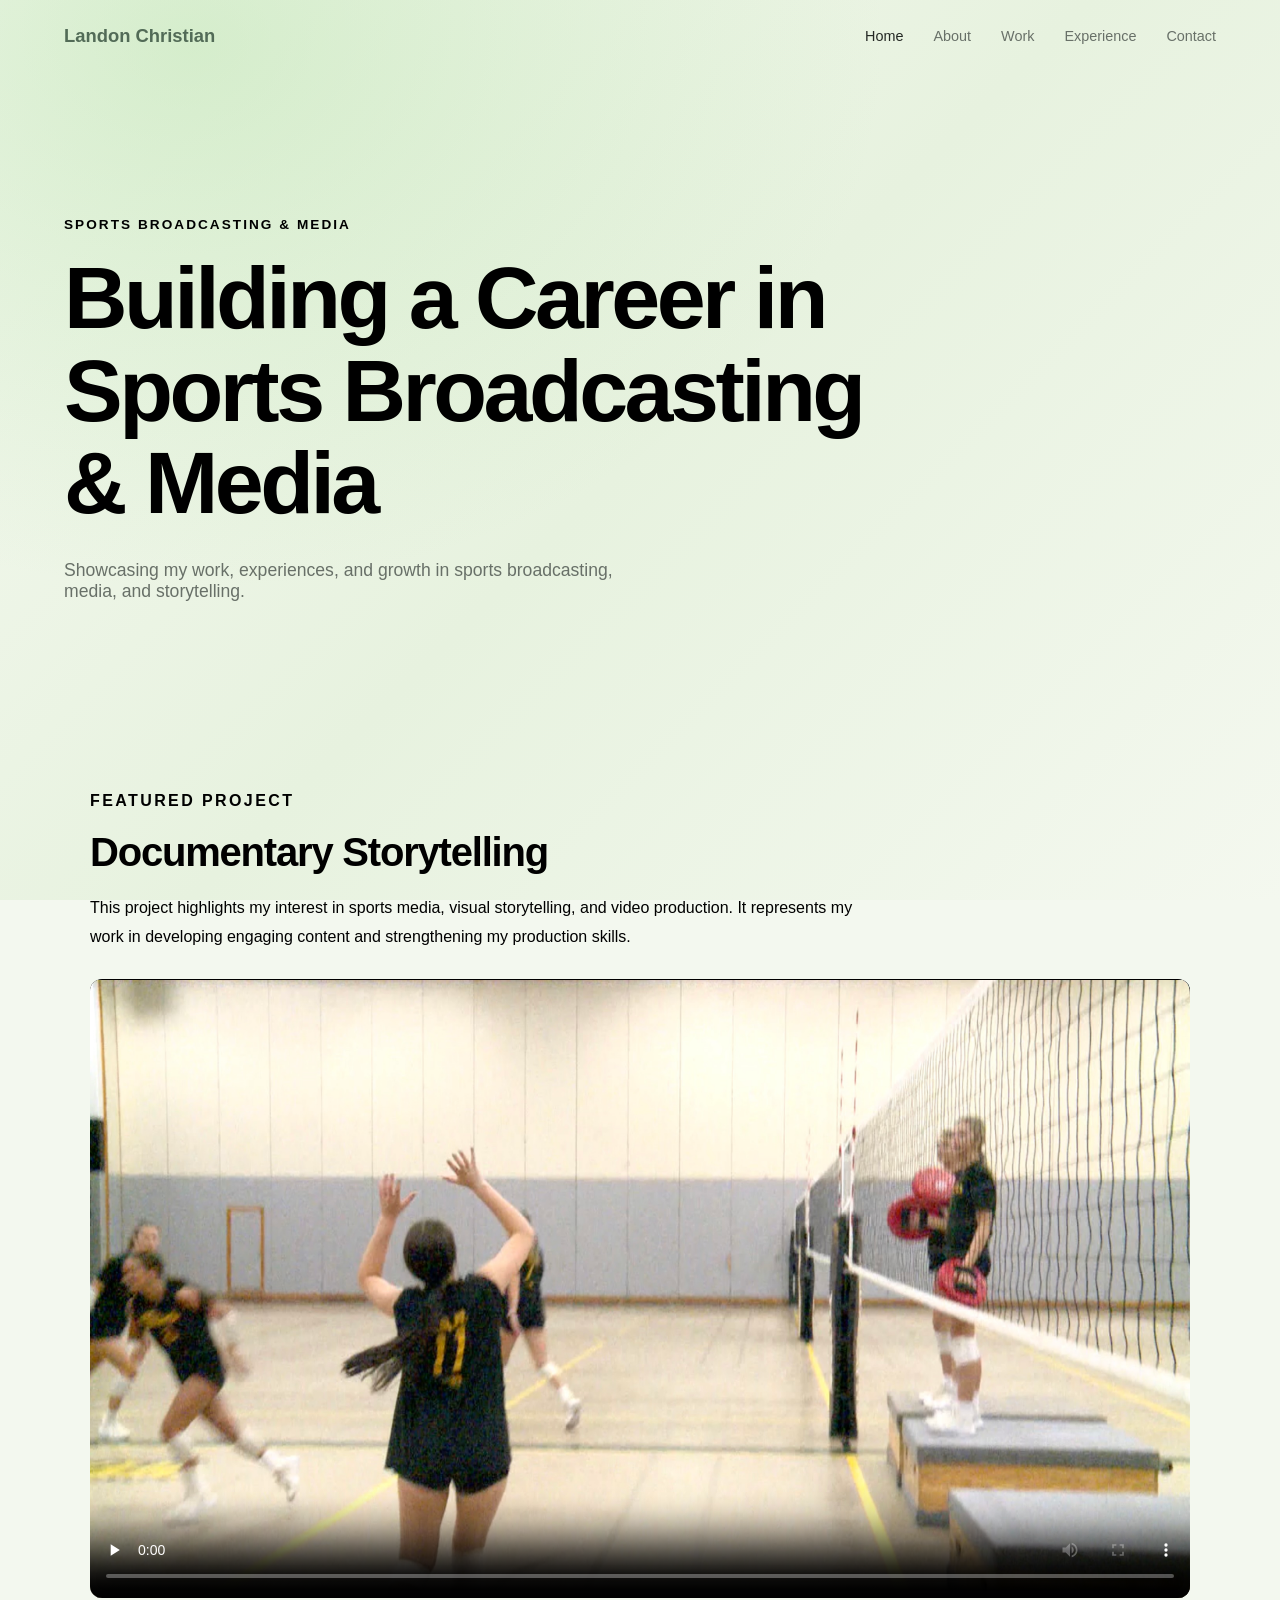
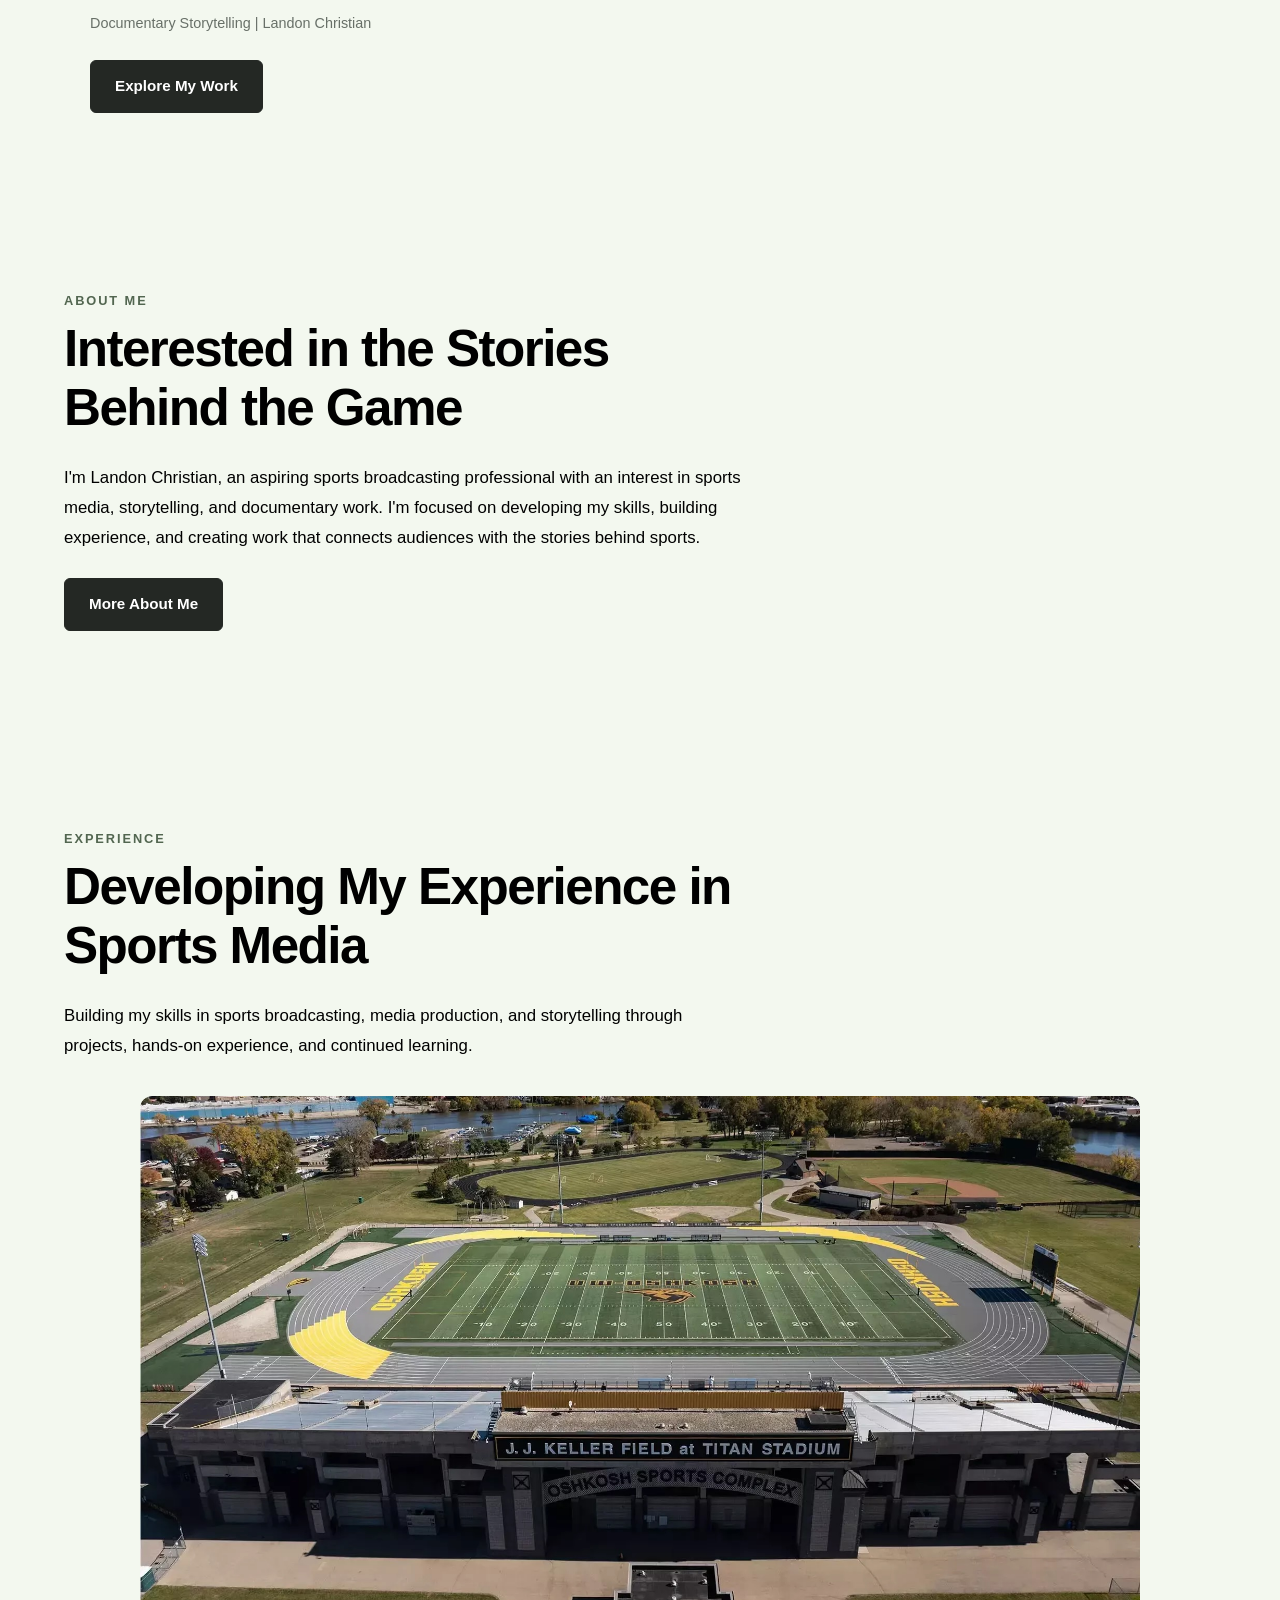
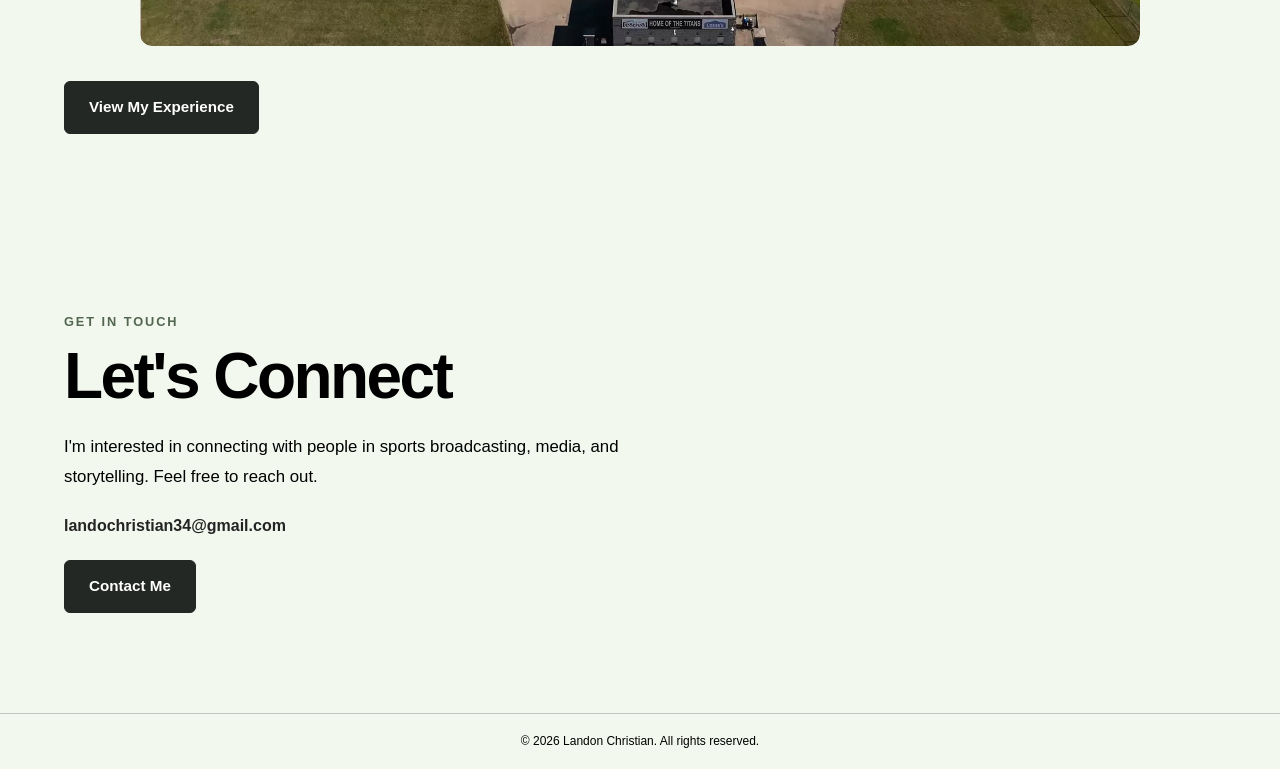
<file: index.html>
<!DOCTYPE html>
<html lang="en">

<head>
    <meta charset="UTF-8">
    <meta name="viewport" content="width=device-width, initial-scale=1.0">

    <title>Landon Christian | Sports Broadcasting Portfolio</title>

    <meta
        name="description"
        content="Showcasing my work, experiences, and growth in sports broadcasting, media, and storytelling.">

    <link rel="stylesheet" href="css/style.css">
</head>

<body>

    <!-- Navigation -->
    <header class="site-header">
        <nav class="navbar container">

            <a href="index.html" class="logo">
                Landon Christian
            </a>

            <ul class="nav-links">
                <li>
                    <a href="index.html" class="active">Home</a>
                </li>

                <li>
                    <a href="about.html">About</a>
                </li>

                <li>
                    <a href="work.html">Work</a>
                </li>

                <li>
                    <a href="experience.html">Experience</a>
                </li>

                <li>
                    <a href="contact.html">Contact</a>
                </li>
            </ul>

        </nav>
    </header>

    <main>

        <!-- Hero Section -->
        <section class="hero container">

            <div class="hero-content">

                <p class="eyebrow">
                    Sports Broadcasting &amp; Media
                </p>

                <h1>
                    Building a Career in
                    <span>Sports Broadcasting &amp; Media</span>
                </h1>

                <p class="hero-description">
                    Showcasing my work, experiences, and growth in
                    sports broadcasting, media, and storytelling.
                </p>

            </div>

        </section>


        
        <!-- Featured Documentary Project -->
        <section class="featured-video">

            <div class="featured-video-container">

                <div class="section-heading">

                    <p class="section-label">
                        Featured Project
                    </p>

                    <h2>
                        Documentary Storytelling
                    </h2>

                    <p>
                        This project highlights my interest in
                        sports media, visual storytelling, and
                        video production. It represents my work
                        in developing engaging content and
                        strengthening my production skills.
                    </p>

                </div>

					<video
						class="featured-video-player"
						controls
						preload="none"
						playsinline
						onended="this.load()"
						poster="images/documentary-thumbnail.jpg">

						<source
							src="https://archive.org/download/341-film-final-final-cut/documentary-preview.ia.mp4"
							type="video/mp4">

						Your browser does not support HTML video.
					</video>


                <p class="featured-video-caption">
                    Documentary Storytelling | Landon Christian
                </p>

                <div class="featured-work-button">
                    <a href="work.html" class="button button-primary">
                        Explore My Work
                    </a>
                </div>

            </div>

        </section>

        <!-- About Me Preview -->
        <section class="about-preview">

            <div class="about-preview-container">

                <div class="about-preview-content">

                    <p class="section-label">
                        About Me
                    </p>

                    <h2>
                        Interested in the Stories Behind the Game
                    </h2>

                    <p class="about-preview-description">
                        I'm Landon Christian, an aspiring sports
                        broadcasting professional with an interest
                        in sports media, storytelling, and documentary
                        work. I'm focused on developing my skills,
                        building experience, and creating work that
                        connects audiences with the stories behind sports.
                    </p>

                    <a href="about.html" class="button button-primary">
                        More About Me 
                    </a>

                </div>

            </div>

        </section>


        <!-- Experience Preview -->
<section class="experience-preview">

    <div class="experience-preview-container">

        <p class="section-label">
            Experience
        </p>

        <h2>
            Developing My Experience in Sports Media
        </h2>

        <p class="experience-description">
            Building my skills in sports broadcasting,
            media production, and storytelling through
            projects, hands-on experience, and continued learning.
        </p>

        <!-- Experience Photo -->
        <div class="experience-photo">
            <img
                src="images/jj-keller-field-at-titan-stadium-wide-view-normal.jpg"
                alt="JJ-Keller-Field-at-Titan-Stadium"
                loading="lazy">
        </div>

        <a href="experience.html" class="button button-primary">
            View My Experience 
        </a>

    </div>

</section>


        <!-- Contact Preview -->
        <section class="contact-preview">

            <div class="contact-preview-container">

                <p class="section-label">
                    Get in Touch
                </p>

                <h2>
                    Let's Connect
                </h2>

                <p class="contact-description">
                    I'm interested in connecting with people in
                    sports broadcasting, media, and storytelling.
                    Feel free to reach out.
                </p>

                <p class="contact-email">
                    <a href="mailto:landochristian34@gmail.com">
                        landochristian34@gmail.com
                    </a>
                </p>

                <a href="contact.html" class="button">
                    Contact Me 
                </a>

            </div>

        </section>

    </main>


    <!-- Footer -->
    <footer class="site-footer">

        <p>
            &copy; 2026 Landon Christian. All rights reserved.
        </p>

    </footer>

</body>

</html>
</file>
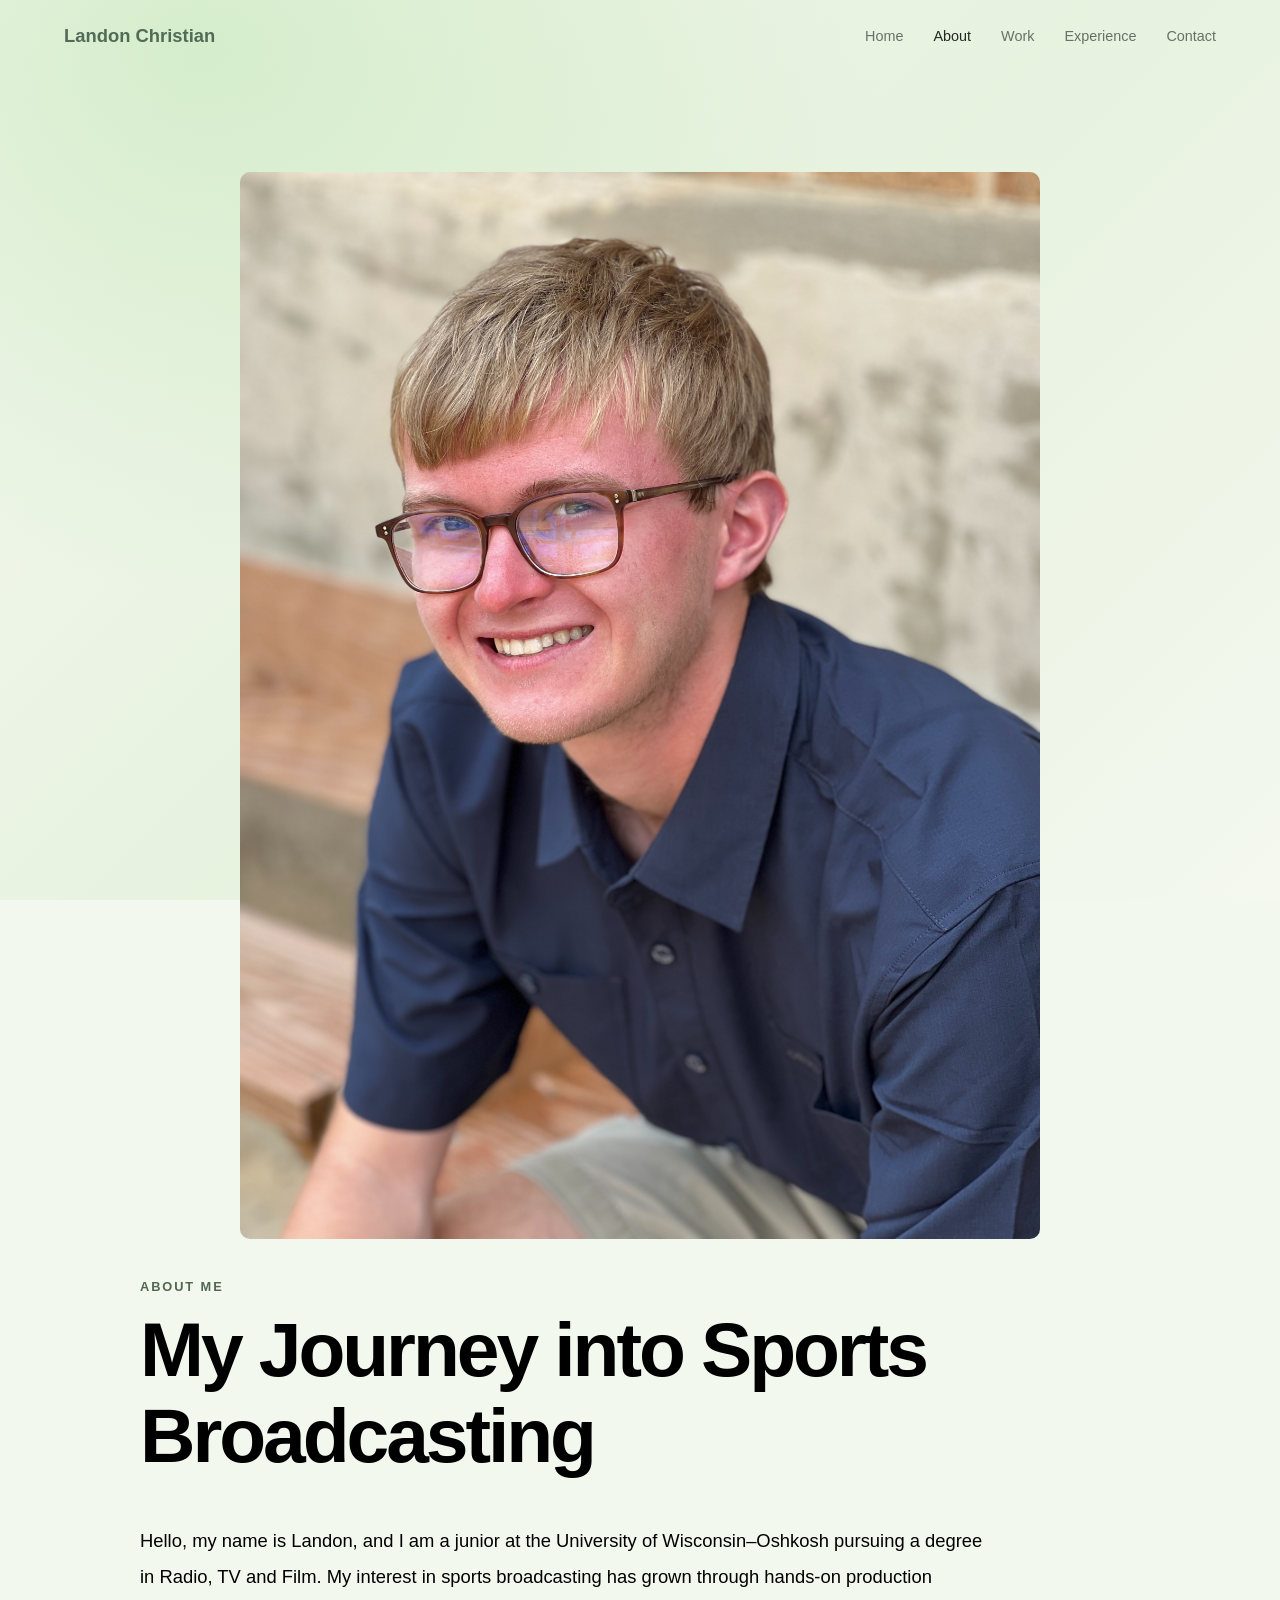
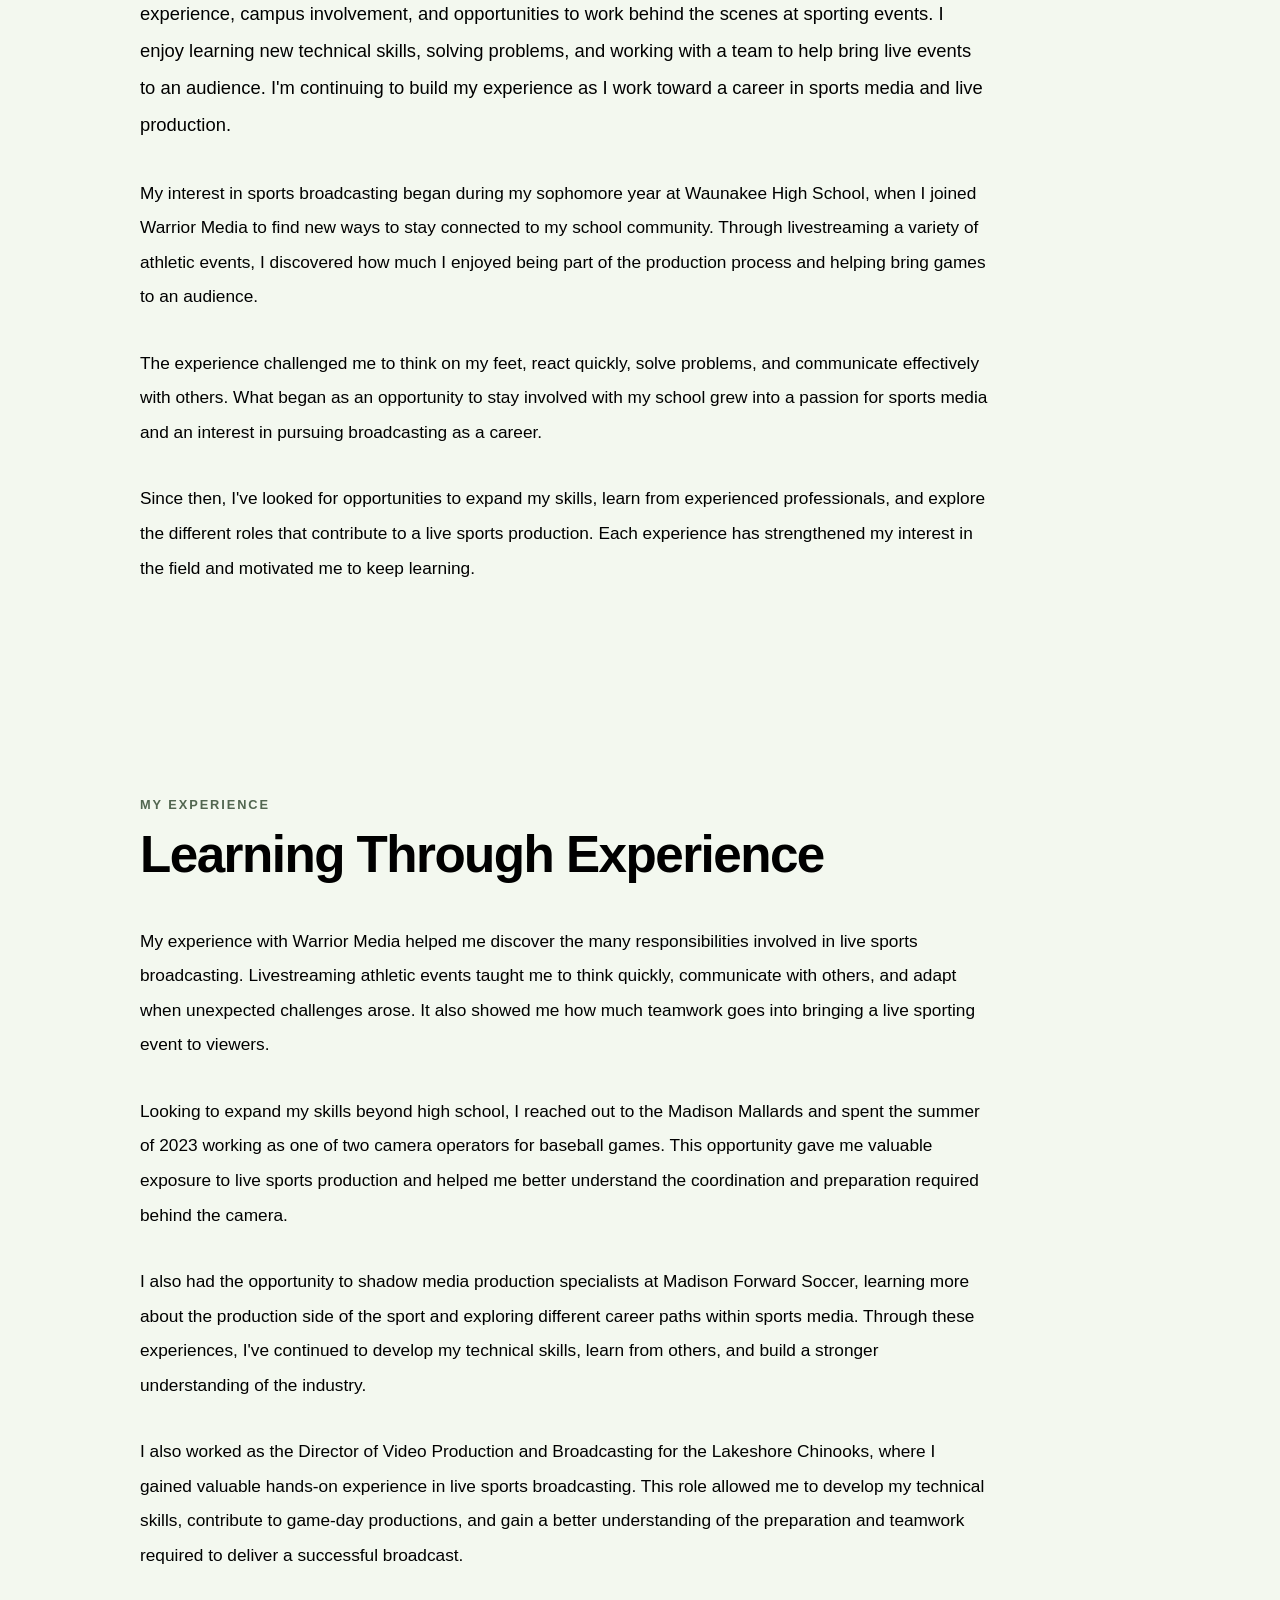
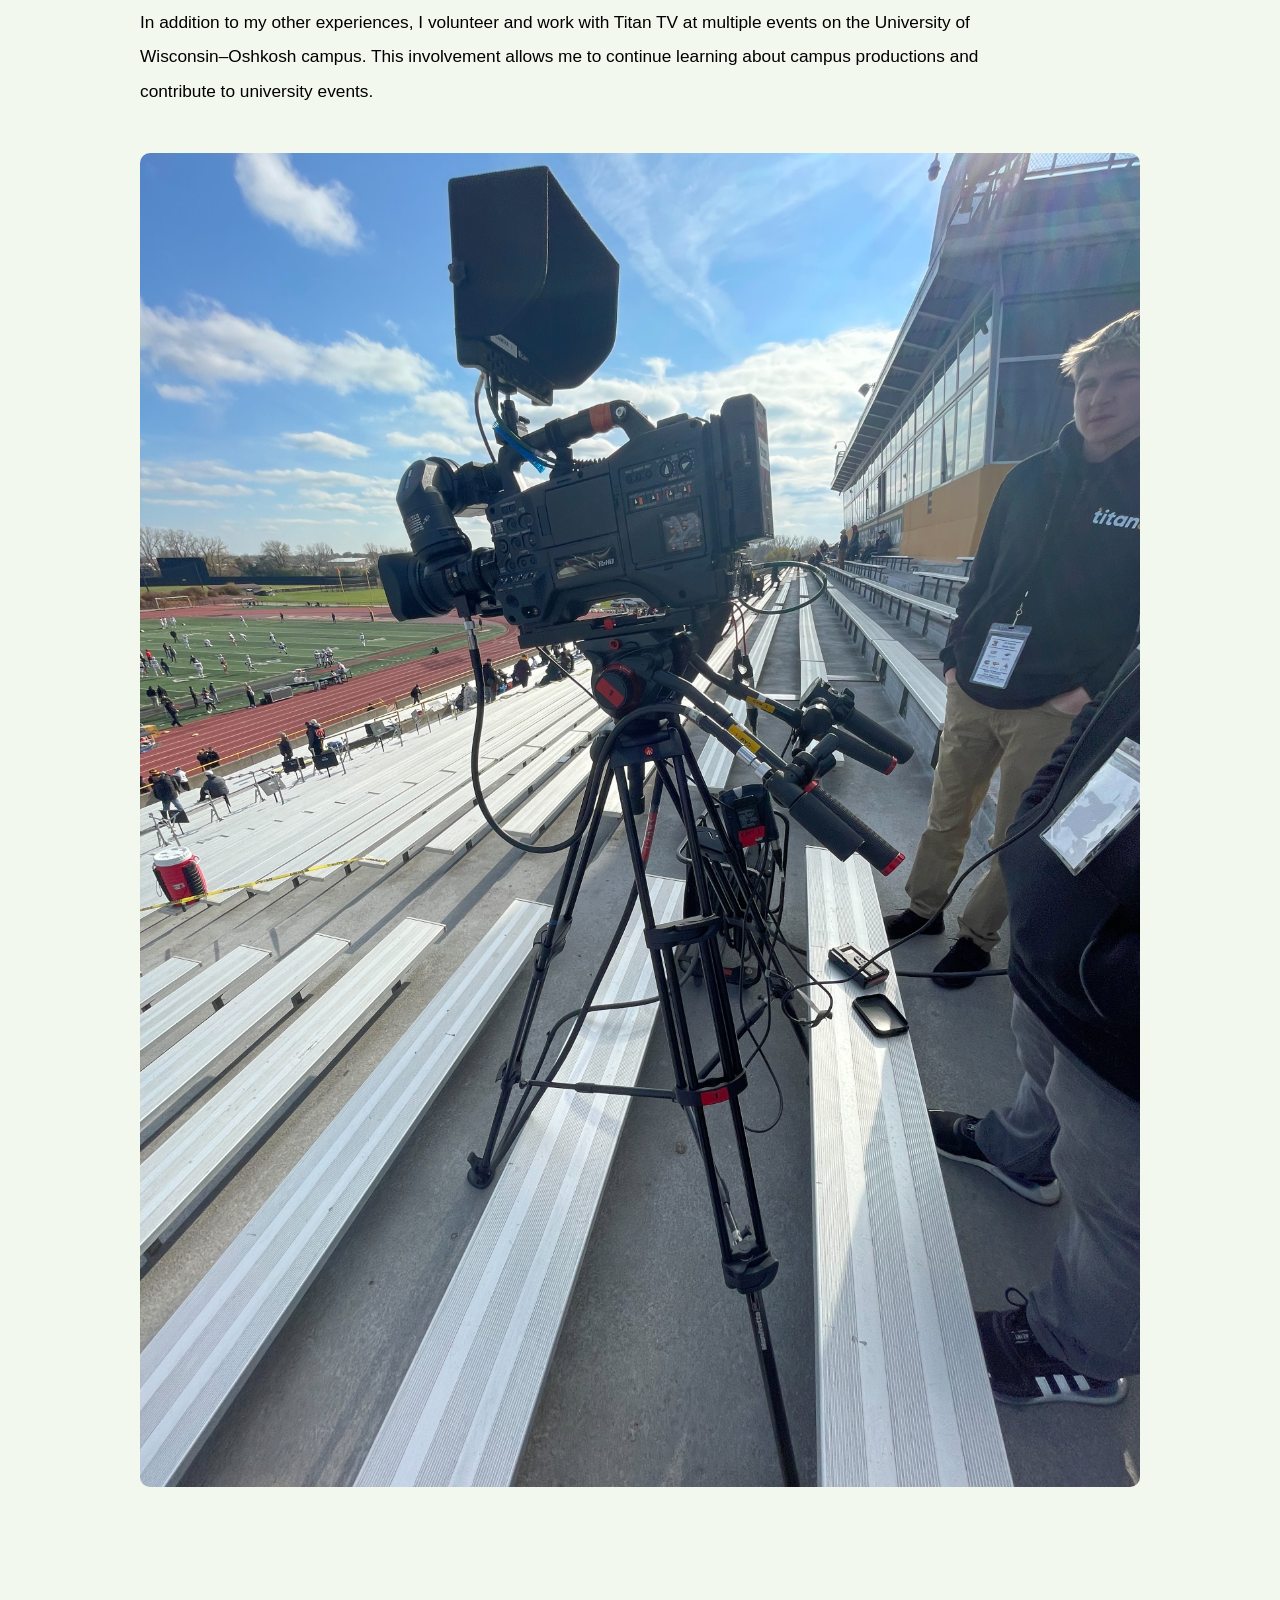
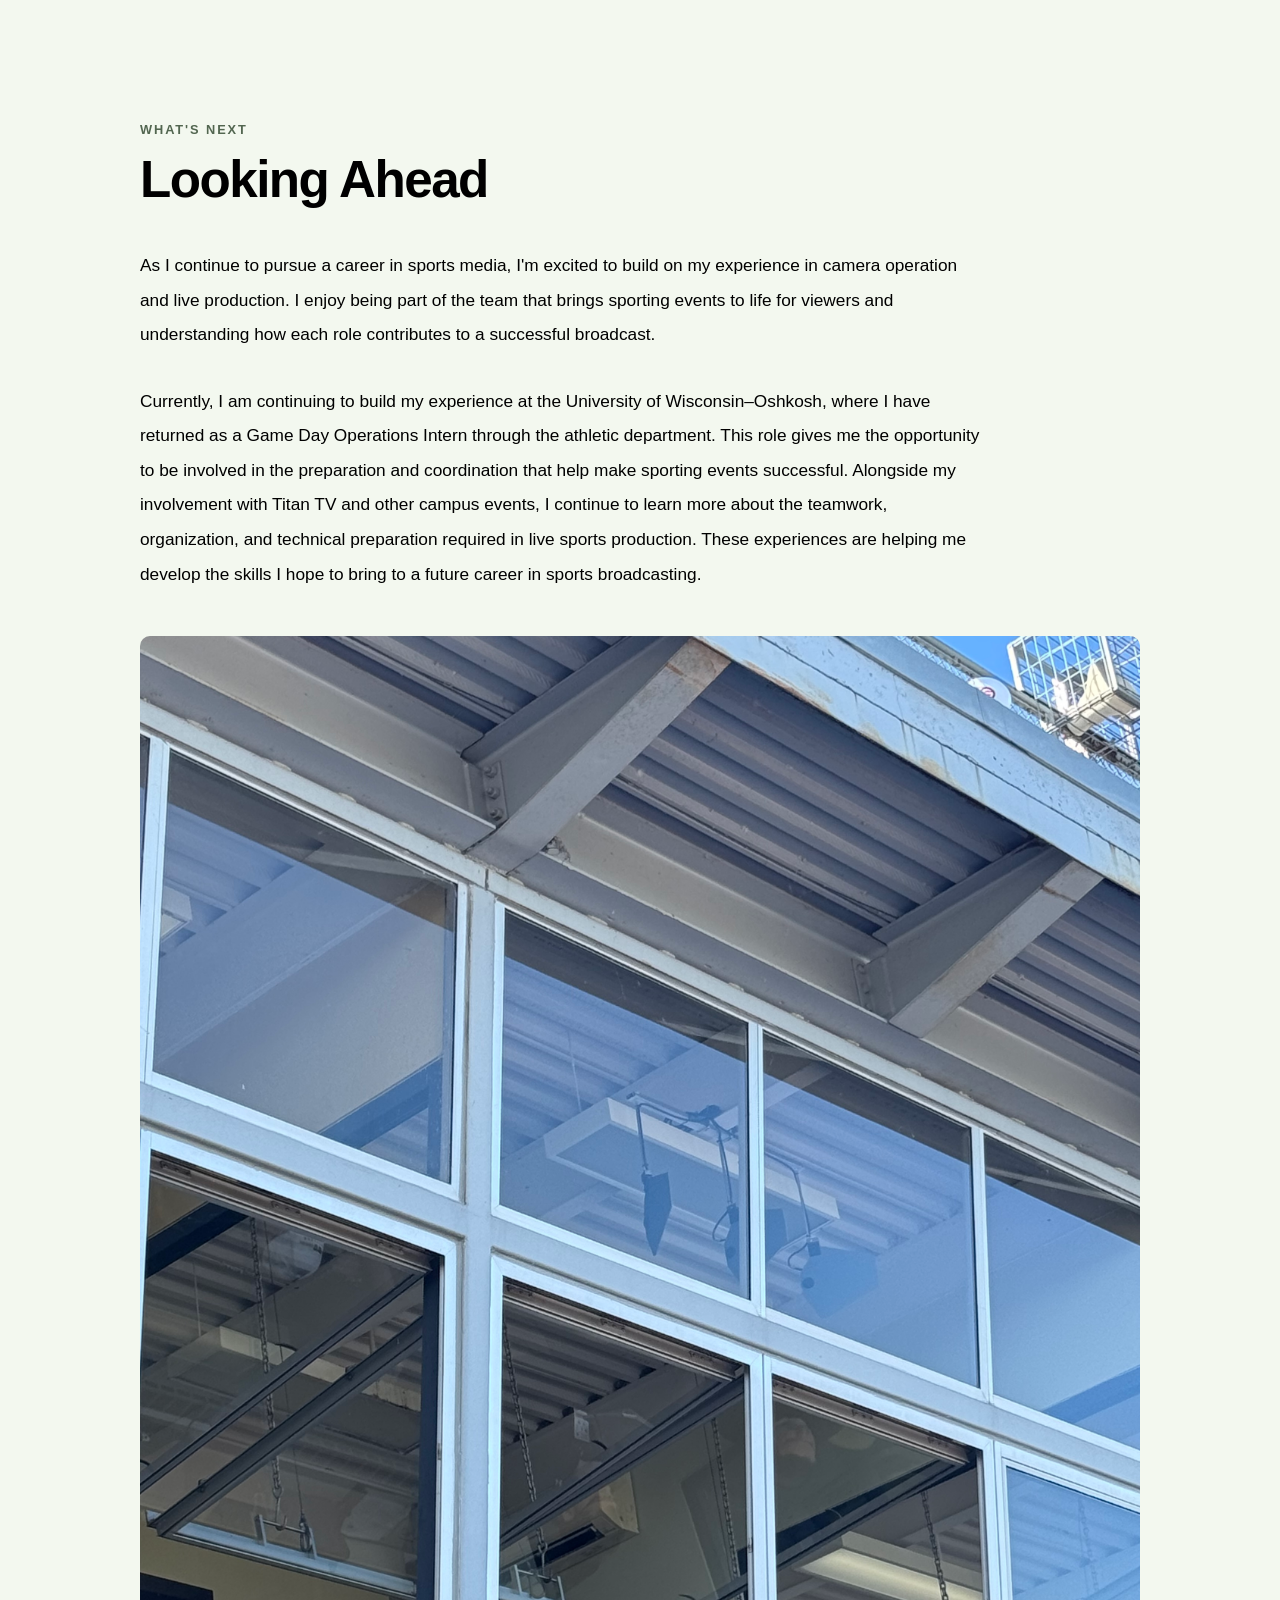
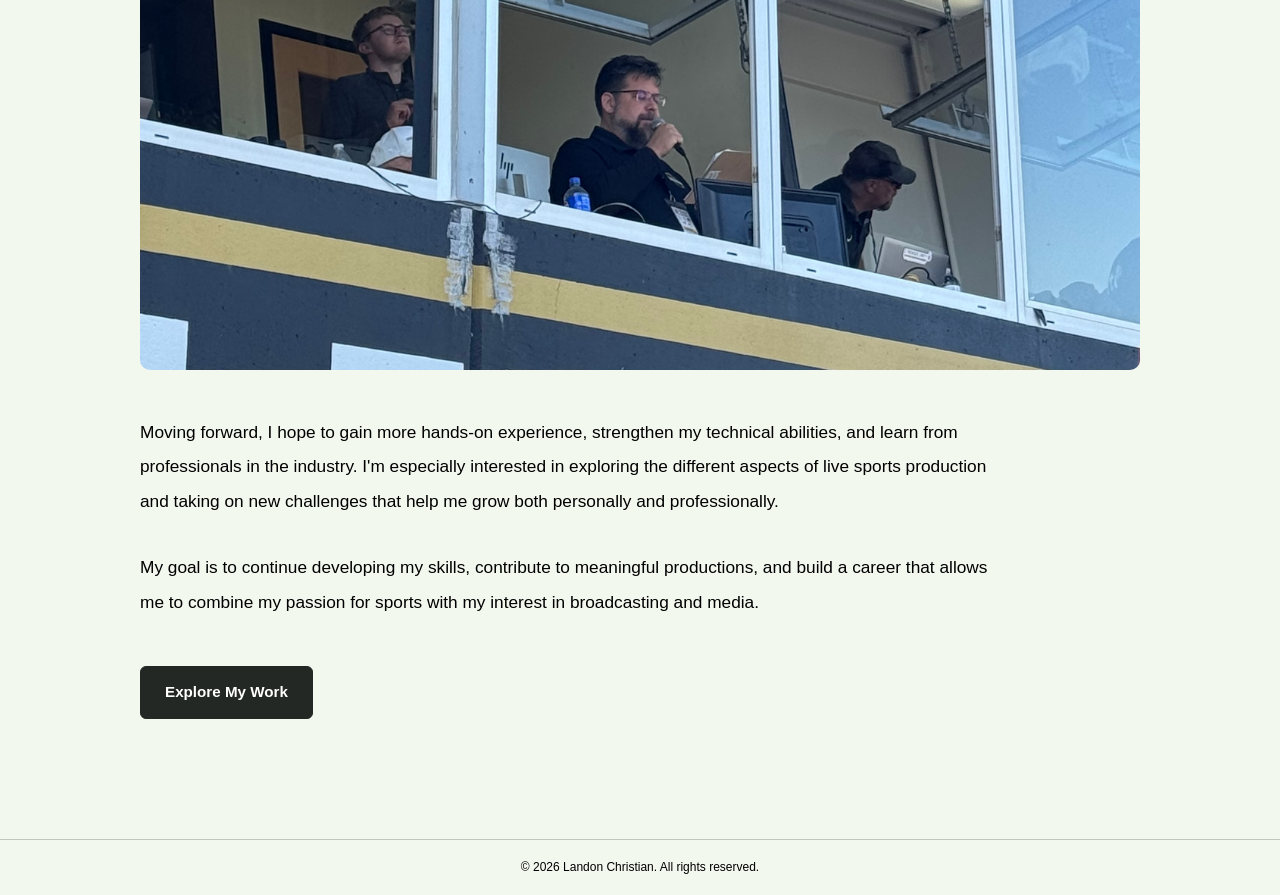
<file: about.html>
<!DOCTYPE html>
<html lang="en">

<head>
    <meta charset="UTF-8">
    <meta name="viewport" content="width=device-width, initial-scale=1.0">

    <title>About Me | Landon Christian</title>

    <meta
        name="description"
        content="Learn about Landon Christian's journey into sports broadcasting, camera operation, and live sports production.">

    <link rel="stylesheet" href="css/style.css">
</head>

<body>

    <!-- Navigation -->
    <header class="site-header">
        <nav class="navbar container" aria-label="Main navigation">

            <a href="index.html" class="logo">
                Landon Christian
            </a>

            <ul class="nav-links">
                <li>
                    <a href="index.html">Home</a>
                </li>

                <li>
                    <a href="about.html"
                       class="active"
                       aria-current="page">About</a>
                </li>

                <li>
                    <a href="work.html">Work</a>
                </li>

                <li>
                    <a href="experience.html">Experience</a>
                </li>

                <li>
                    <a href="contact.html">Contact</a>
                </li>
            </ul>

        </nav>
    </header>

    <main>

        <!-- About Introduction and My Journey -->
        <section class="about-page-hero">
            <div class="about-page-container">
			<figure class="about-page-image about-page-portrait">
						<img
                            src="images/landon-portrait.jpg"
                            alt="Portrait of Landon Christian"
                            loading="lazy">
                </figure>

                <p class="section-label">About Me</p>

                <h1>My Journey into Sports Broadcasting</h1>

                <p class="about-page-intro">
                    Hello, my name is Landon, and I am a junior at the
                    University of Wisconsin–Oshkosh pursuing a degree in
                    Radio, TV and Film. My interest in sports broadcasting
                    has grown through hands-on production experience, campus
                    involvement, and opportunities to work behind the scenes
                    at sporting events. I enjoy learning new technical
                    skills, solving problems, and working with a team to
                    help bring live events to an audience. I'm continuing
                    to build my experience as I work toward a career in
                    sports media and live production.
                </p>

                <p class="about-page-text">
                    My interest in sports broadcasting began during my
                    sophomore year at Waunakee High School, when I joined
                    Warrior Media to find new ways to stay connected to my
                    school community. Through livestreaming a variety of
                    athletic events, I discovered how much I enjoyed being
                    part of the production process and helping bring games
                    to an audience.
                </p>

                <p class="about-page-text">
                    The experience challenged me to think on my feet,
                    react quickly, solve problems, and communicate
                    effectively with others. What began as an opportunity
                    to stay involved with my school grew into a passion
                    for sports media and an interest in pursuing
                    broadcasting as a career.
                </p>

                <p class="about-page-text">
                    Since then, I've looked for opportunities to expand
                    my skills, learn from experienced professionals, and
                    explore the different roles that contribute to a live
                    sports production. Each experience has strengthened
                    my interest in the field and motivated me to keep learning.
                </p>

            </div>
        </section>

        <!-- My Experience -->
        <section class="about-page-section">
            <div class="about-page-container">

                <p class="section-label">My Experience</p>

                <h2>Learning Through Experience</h2>

                <p class="about-page-text">
                    My experience with Warrior Media helped me
                    discover the many responsibilities involved
                    in live sports broadcasting. Livestreaming
                    athletic events taught me to think quickly,
                    communicate with others, and adapt when
                    unexpected challenges arose. It also showed
                    me how much teamwork goes into bringing a live
                    sporting event to viewers.
                </p>

                <p class="about-page-text">
                    Looking to expand my skills beyond high school,
                    I reached out to the Madison Mallards and spent
                    the summer of 2023 working as one of two camera
                    operators for baseball games. This opportunity
                    gave me valuable exposure to live sports
                    production and helped me better understand the
                    coordination and preparation required behind
                    the camera.
                </p>

                <p class="about-page-text">
                    I also had the opportunity to shadow media
                    production specialists at Madison Forward
                    Soccer, learning more about the production
                    side of the sport and exploring different
                    career paths within sports media. Through
                    these experiences, I've continued to develop
                    my technical skills, learn from others, and
                    build a stronger understanding of the industry.
                </p>

                <p class="about-page-text">
                    I also worked as the Director of Video
                    Production and Broadcasting for the Lakeshore
                    Chinooks, where I gained valuable hands-on
                    experience in live sports broadcasting. This
                    role allowed me to develop my technical skills,
                    contribute to game-day productions, and gain
                    a better understanding of the preparation and
                    teamwork required to deliver a successful broadcast.
                </p>

                <p class="about-page-text">
                    In addition to my other experiences, I volunteer
                    and work with Titan TV at multiple events on
                    the University of Wisconsin–Oshkosh campus.
                    This involvement allows me to continue learning
                    about campus productions and contribute to
                    university events.
                </p>

                <!-- Titan TV Photo -->
                <figure class="about-page-image">
                    <img
                        src="images/titan-tv.jpg"
                        alt="Landon participating in Titan TV production"
                        loading="lazy">
                </figure>

            </div>
        </section>

        <!-- What's Next -->
        <section class="about-page-section about-page-future">
            <div class="about-page-container">

                <p class="section-label">What's Next</p>

                <h2>Looking Ahead</h2>

                <p class="about-page-text">
                    As I continue to pursue a career in sports media,
                    I'm excited to build on my experience in camera
                    operation and live production. I enjoy being
                    part of the team that brings sporting events to
                    life for viewers and understanding how each role
                    contributes to a successful broadcast.
                </p>

                <p class="about-page-text">
                    Currently, I am continuing to build my experience
                    at the University of Wisconsin–Oshkosh, where I
                    have returned as a Game Day Operations Intern
                    through the athletic department. This role gives
                    me the opportunity to be involved in the preparation
                    and coordination that help make sporting events
                    successful. Alongside my involvement with Titan TV
                    and other campus events, I continue to learn more
                    about the teamwork, organization, and technical
                    preparation required in live sports production.
                    These experiences are helping me develop the skills
                    I hope to bring to a future career in sports broadcasting.
                </p>
        
	<div class="about-page-image bottom-image">
		<img src="images/game-day-internship.jpg"
             alt="Landon at a Game Day Operations Internship event"
             loading="lazy">
	</div>
    
	
                <p class="about-page-text">
                    Moving forward, I hope to gain more hands-on
                    experience, strengthen my technical abilities,
                    and learn from professionals in the industry.
                    I'm especially interested in exploring the
                    different aspects of live sports production and
                    taking on new challenges that help me grow both
                    personally and professionally.
                </p>

                <p class="about-page-text">
                    My goal is to continue developing my skills,
                    contribute to meaningful productions, and build
                    a career that allows me to combine my passion
                    for sports with my interest in broadcasting
                    and media.
                </p>

                <a href="work.html" class="button button-primary">
                    Explore My Work
                </a>

            </div>
        </section>

    </main>

    <!-- Footer -->
    <footer class="site-footer">
        <p>&copy; 2026 Landon Christian. All rights reserved.</p>
    </footer>

</body>
</html>
</file>
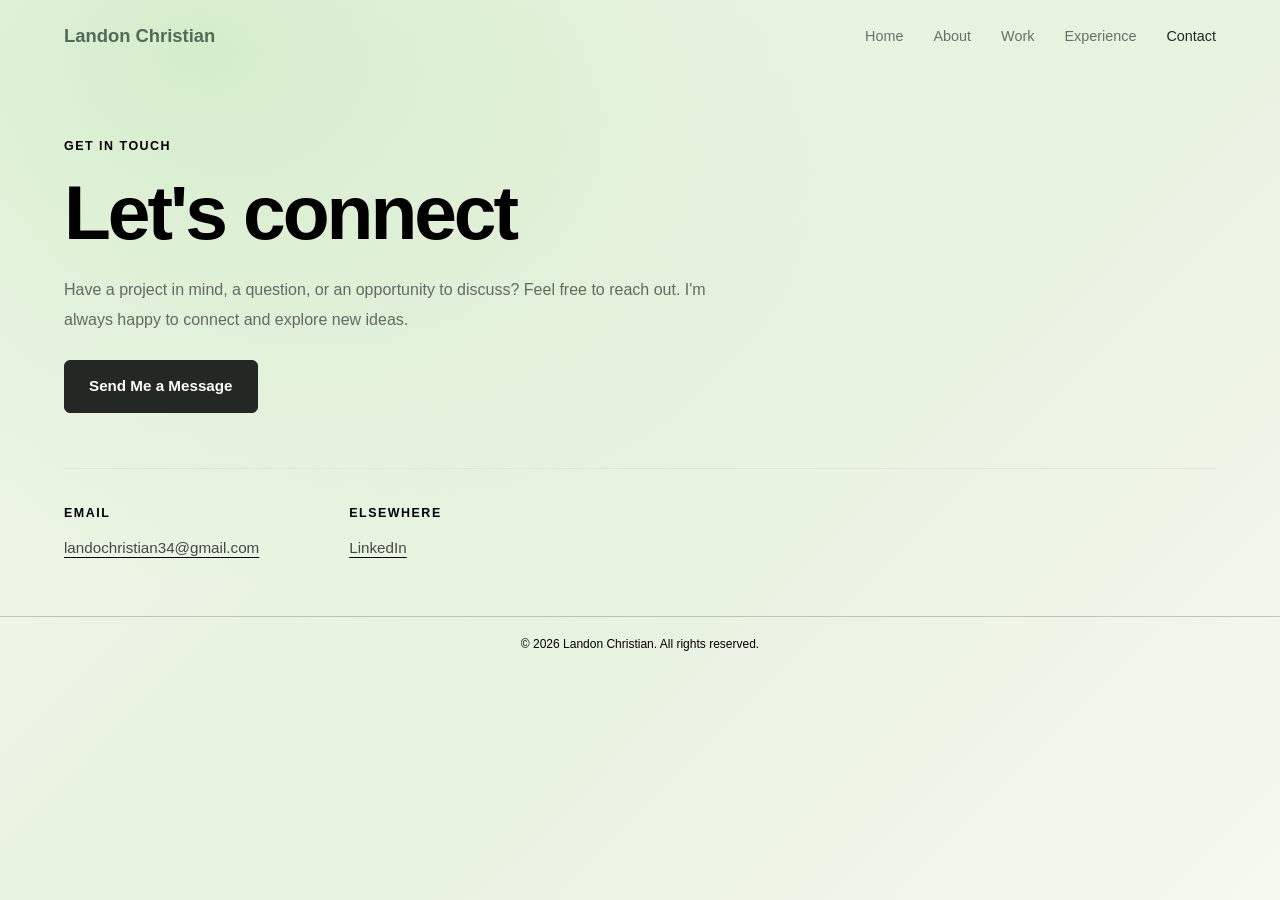
<file: contact.html>
<!DOCTYPE html>
<html lang="en">
<head>
    <meta charset="UTF-8">
    <meta name="viewport" content="width=device-width, initial-scale=1.0">

    <meta
        name="description"
        content="Get in touch with Landon Christian about sports media, video editing, and creative opportunities.">
   
    <meta name="theme-color" content="#f3f8ef">

    <title>Contact | Landon Christian</title>

    <link rel="stylesheet" href="css/style.css">
</head>

<body>

    <!-- NAVIGATION -->
    <header class="site-header">
        <nav class="navbar container" aria-label="Main navigation">

            <a href="index.html" class="logo">
                Landon Christian
            </a>

            <ul class="nav-links">
                <li><a href="index.html">Home</a></li>
                <li><a href="about.html">About</a></li>
                <li><a href="work.html">Work</a></li>
                <li><a href="experience.html">Experience</a></li>
                <li>
                    <a href="contact.html"
                       class="active"
                       aria-current="page">Contact</a>
                </li>
            </ul>

        </nav>
    </header>

    <!-- MAIN CONTENT -->
    <main class="contact-page">

        <!-- CONTACT HERO -->
        <section class="contact-hero"
                 aria-labelledby="contact-heading">

            <div class="contact-hero-content">

                <p class="section-label">GET IN TOUCH</p>

                <h1 id="contact-heading">
                    Let's connect
                </h1>

                <p class="contact-intro">
                    Have a project in mind, a question, or an opportunity
                    to discuss? Feel free to reach out. I'm always happy
                    to connect and explore new ideas.
                </p>

                <div class="contact-actions">
                    <a
                        href="https://docs.google.com/forms/d/1hG3YMz2XMTUPYhOE8o57IpPzaAGIlmNcsPU_Xud9xRY/viewform"
                        class="button"
                        target="_blank"
                        rel="noopener noreferrer">
                        Send Me a Message
                    </a>
                </div>

            </div>
        </section>

        <!-- CONTACT DETAILS -->
        <section class="contact-details-section"
                 aria-label="Contact information">

            <div class="contact-details-block">
                <p class="section-label">EMAIL</p>

                <a href="mailto:landochristian34@gmail.com">
                    landochristian34@gmail.com
                </a>
            </div>

            <div class="contact-details-block">
                <p class="section-label">ELSEWHERE</p>

                <a
                    href="https://www.linkedin.com/in/soccermedia28/"
                    target="_blank"
                    rel="noopener noreferrer">
                    LinkedIn
                </a>
            </div>

        </section>

    </main>

    <!-- FOOTER -->
    <footer class="site-footer">
        <p>
            &copy; 2026 Landon Christian. All rights reserved.
        </p>
    </footer>

</body>
</html>
</file>
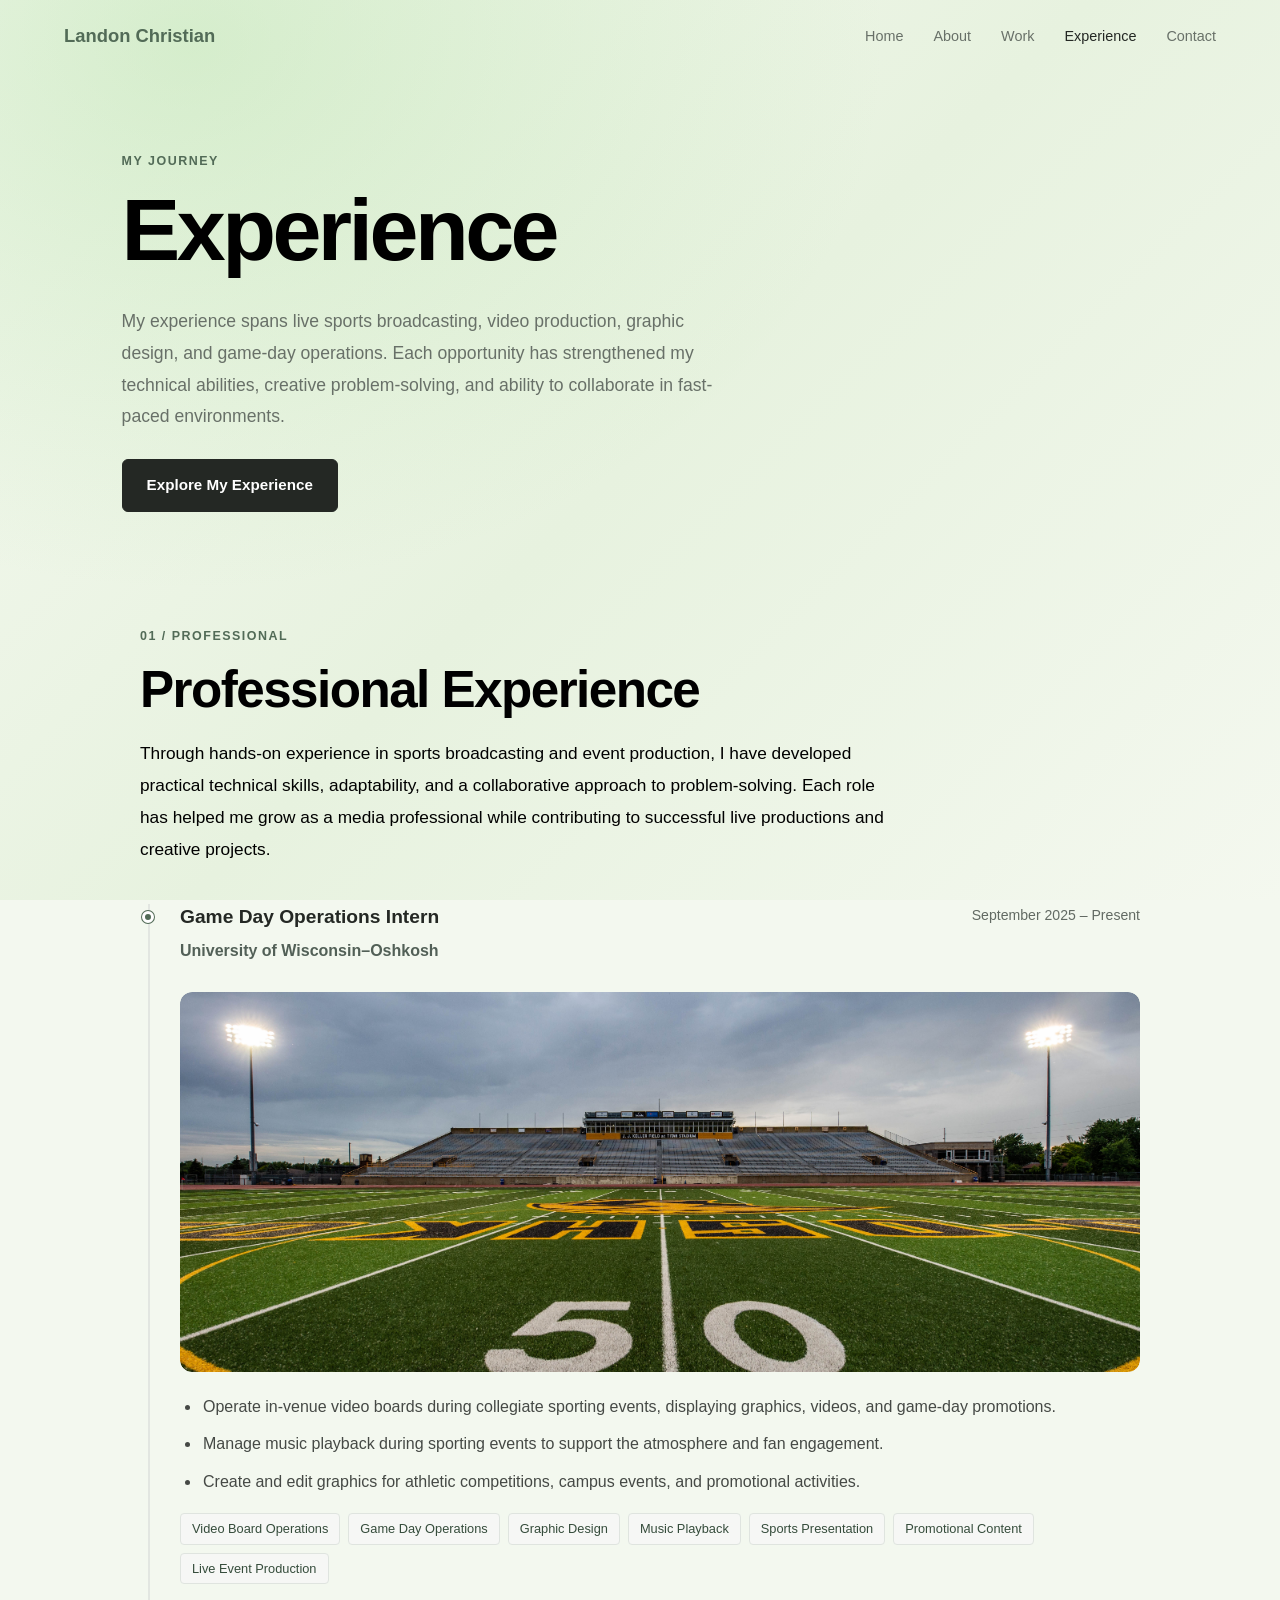
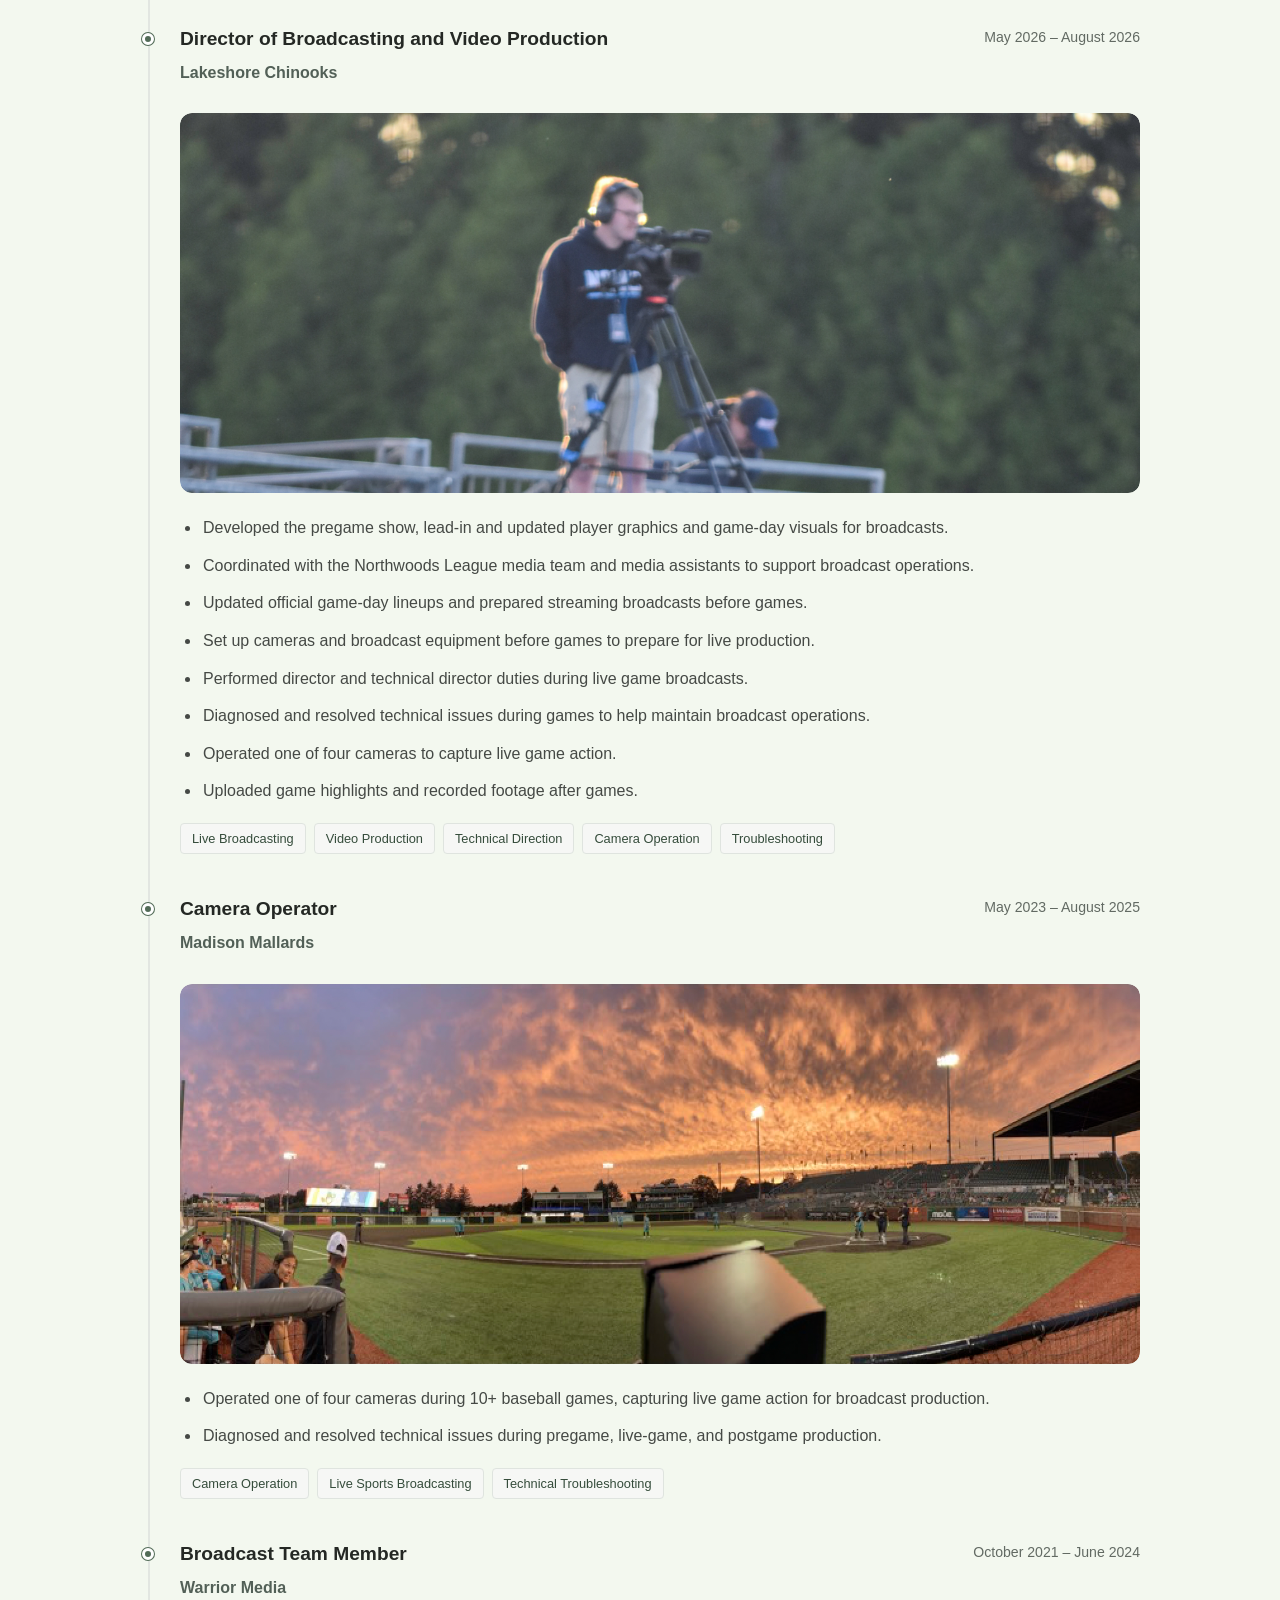
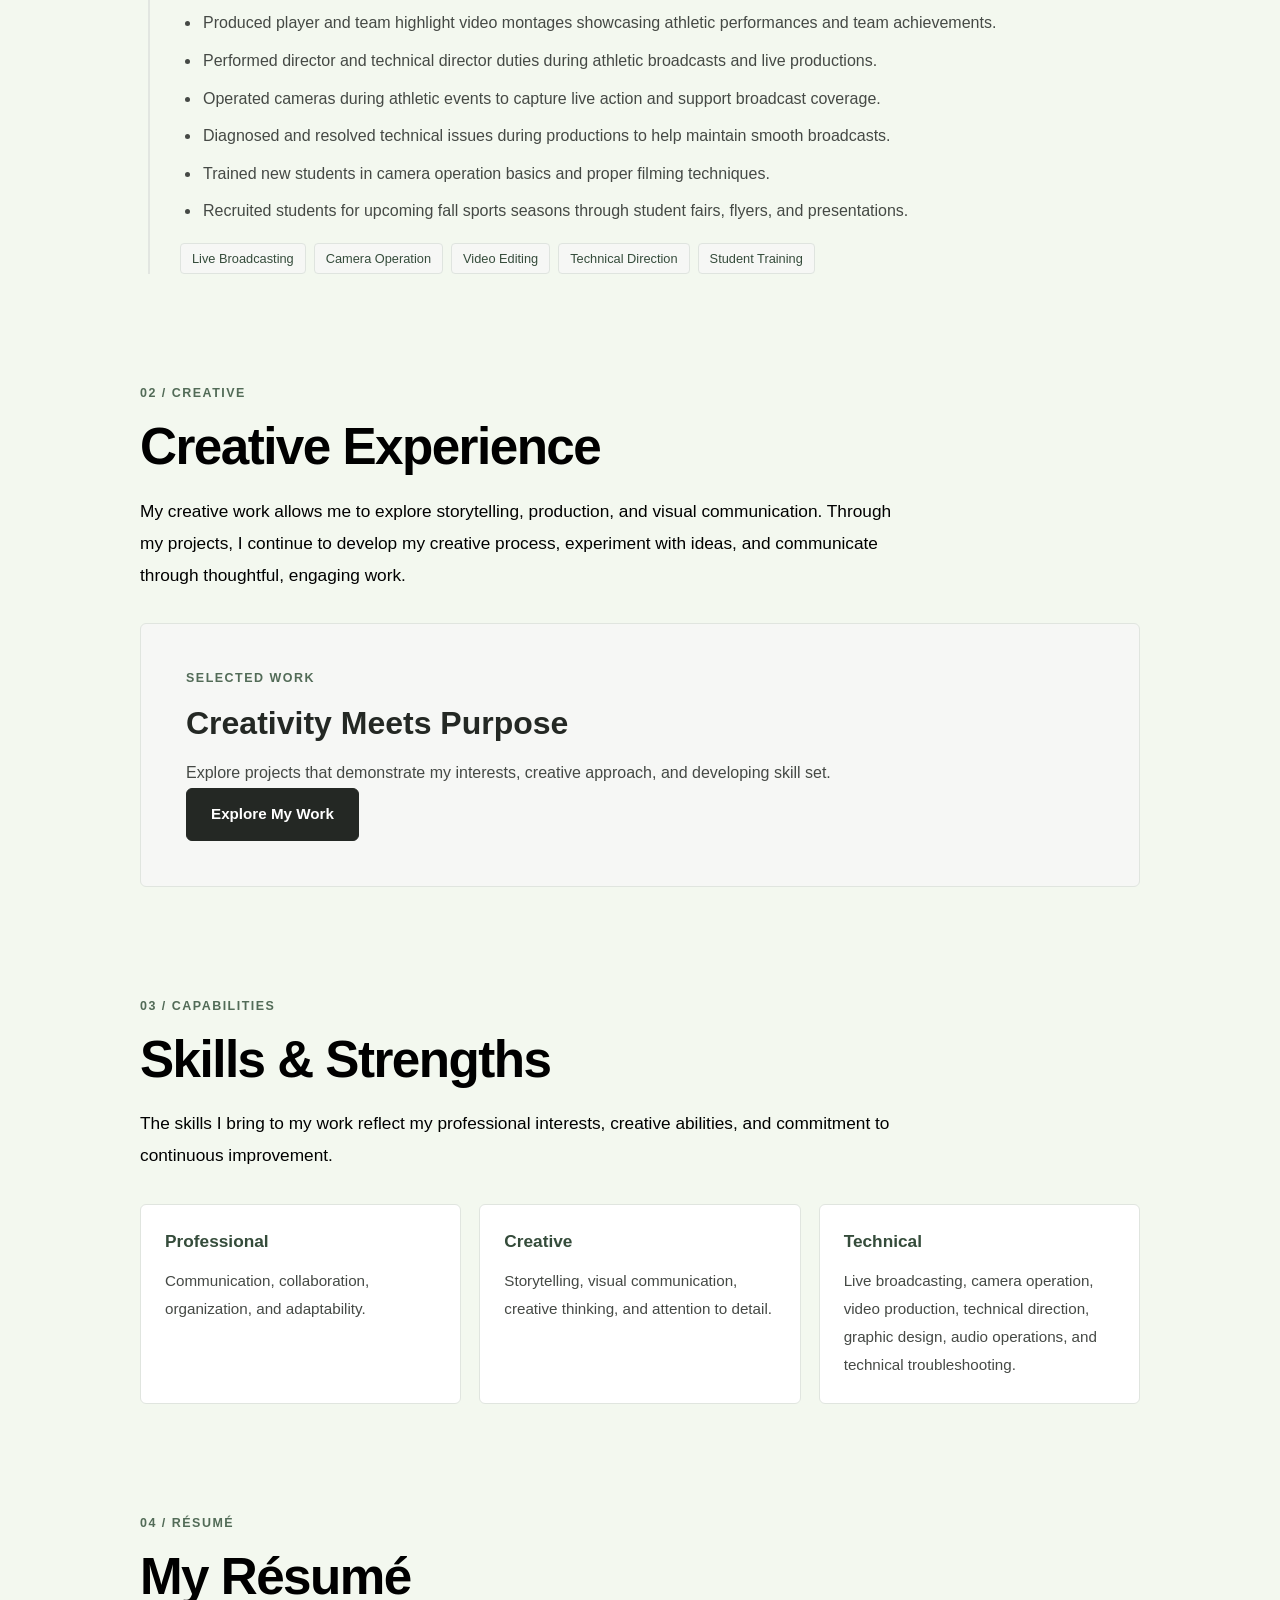
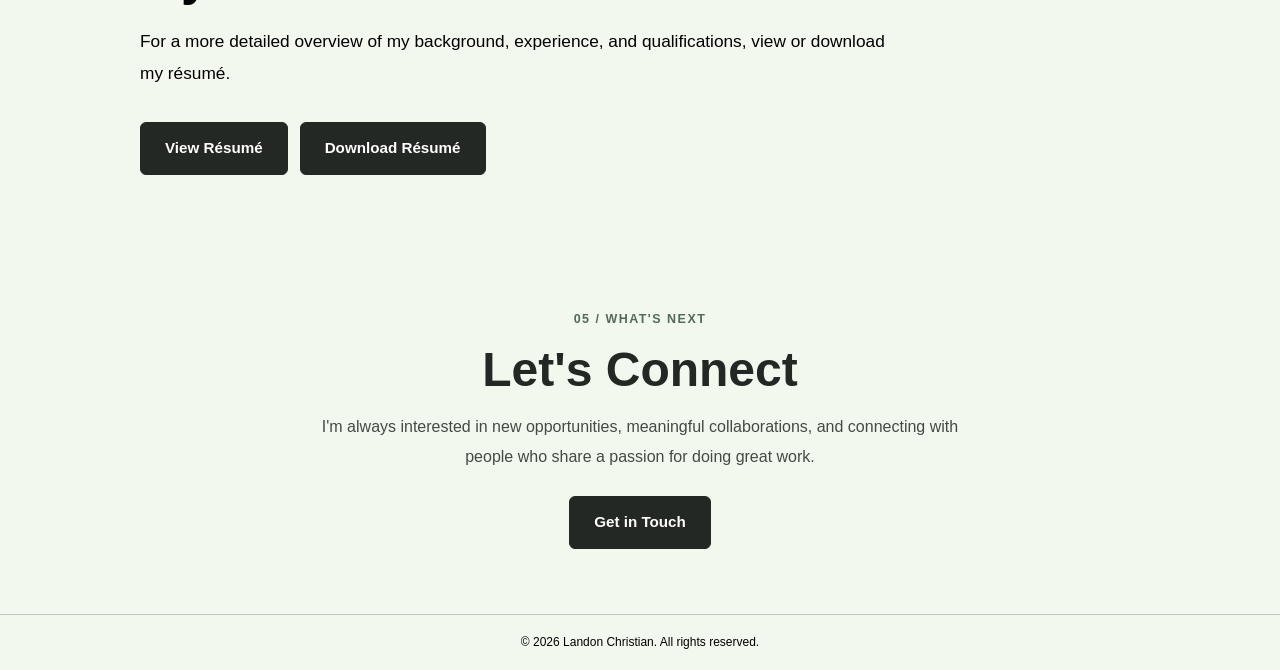
<file: experience.html>
<!DOCTYPE html>
<html lang="en">

<head>
    <meta charset="UTF-8">
    <meta name="viewport" content="width=device-width, initial-scale=1.0">

    <meta name="description"
        content="Explore Landon Christian's professional experience, creative background, skills, and résumé.">

    <title>Experience | Landon Christian</title>
    <link rel="stylesheet" href="css/style.css">
</head>

<body>

    <header class="site-header">
        <nav class="navbar container" aria-label="Main navigation">
            <a href="index.html" class="logo">Landon Christian</a>

            <ul class="nav-links">
                <li><a href="index.html">Home</a></li>
                <li><a href="about.html">About</a></li>
                <li><a href="work.html">Work</a></li>
                <li><a href="experience.html" class="active"
                    aria-current="page">Experience</a></li>
                <li><a href="contact.html">Contact</a></li>
            </ul>
        </nav>
    </header>

    <main class="experience-page">

        <!-- HERO -->
        <section class="work-hero">
            <div class="work-hero-content">
                <p class="section-label">MY JOURNEY</p>
                <h1>Experience</h1>

                <p class="work-intro">
                    My experience spans live sports broadcasting, video production,
                    graphic design, and game-day operations. Each opportunity has
                    strengthened my technical abilities, creative problem-solving,
                    and ability to collaborate in fast-paced environments.
                </p>

                <div class="experience-hero-actions">
                    <a href="#professional" class="button button-primary">
                        Explore My Experience
                    </a>
                </div>
            </div>
        </section>

        <!-- 01 / PROFESSIONAL EXPERIENCE -->
        <section class="about-page-section experience-section"
            id="professional">

            <div class="about-page-container">
                <p class="section-label">01 / PROFESSIONAL</p>
                <h2>Professional Experience</h2>

                <p class="about-page-text">
                    Through hands-on experience in sports broadcasting and event
                    production, I have developed practical technical skills,
                    adaptability, and a collaborative approach to problem-solving.
                    Each role has helped me grow as a media professional while
                    contributing to successful live productions and creative projects.
                </p>

                <div class="experience-timeline">

                    <!-- UW–OSHKOSH -->
                    <article class="experience-item">
                        <div class="experience-item-heading">
                            <div>
                                <h3>Game Day Operations Intern</h3>
                                <p class="experience-company">
                                    University of Wisconsin–Oshkosh
                                </p>
                            </div>
                            <span class="experience-date">
                                September 2025 – Present
                            </span>
                        </div>

                        
							<div class="experience-photo">
								<img
								src="images/jj-keller-field-at-titan-stadium-.jpg"
								alt="Titan Stadium at the University of Wisconsin–Oshkosh"
								loading="lazy">
						</div>


                        <ul class="experience-details">
                            <li>Operate in-venue video boards during collegiate sporting events, displaying graphics, videos, and game-day promotions.</li>
                            <li>Manage music playback during sporting events to support the atmosphere and fan engagement.</li>
                            <li>Create and edit graphics for athletic competitions, campus events, and promotional activities.</li>
                        </ul>

                        <div class="experience-tags">
                            <span class="experience-tag">Video Board Operations</span>
                            <span class="experience-tag">Game Day Operations</span>
                            <span class="experience-tag">Graphic Design</span>
                            <span class="experience-tag">Music Playback</span>
                            <span class="experience-tag">Sports Presentation</span>
                            <span class="experience-tag">Promotional Content</span>
                            <span class="experience-tag">Live Event Production</span>
                        </div>
                    </article>

                    <!-- LAKESHORE CHINOOKS -->
                    <article class="experience-item">
                        <div class="experience-item-heading">
                            <div>
                                <h3>Director of Broadcasting and Video Production</h3>
                                <p class="experience-company">Lakeshore Chinooks</p>
                            </div>
                            <span class="experience-date">
                                May 2026 – August 2026
                            </span>
                        </div>

                        
						<div class="experience-photo">
							<img
							src="images/lakeshorechinooksbroadcast.jpg"
							alt="Broadcast production setup during Lakeshore Chinooks baseball games"
							loading="lazy">
						</div>


                        <ul class="experience-details">
                            <li>Developed the pregame show, lead-in and updated player graphics and game-day visuals for broadcasts.</li>
                            <li>Coordinated with the Northwoods League media team and media assistants to support broadcast operations.</li>
                            <li>Updated official game-day lineups and prepared streaming broadcasts before games.</li>
                            <li>Set up cameras and broadcast equipment before games to prepare for live production.</li>
                            <li>Performed director and technical director duties during live game broadcasts.</li>
                            <li>Diagnosed and resolved technical issues during games to help maintain broadcast operations.</li>
                            <li>Operated one of four cameras to capture live game action.</li>
                            <li>Uploaded game highlights and recorded footage after games.</li>
                        </ul>

                        <div class="experience-tags">
                            <span class="experience-tag">Live Broadcasting</span>
                            <span class="experience-tag">Video Production</span>
                            <span class="experience-tag">Technical Direction</span>
                            <span class="experience-tag">Camera Operation</span>
                            <span class="experience-tag">Troubleshooting</span>
                        </div>
                    </article>

                    <!-- MADISON MALLARDS -->
                    <article class="experience-item">
                        <div class="experience-item-heading">
                            <div>
                                <h3>Camera Operator</h3>
                                <p class="experience-company">Madison Mallards</p>
                            </div>
                            <span class="experience-date">
                                May 2023 – August 2025
                            </span>
                        </div>

                        
						<div class="experience-photo">
							<img
								src="images/mallards-stadium-shot.png"
								alt="Baseball field viewed from a Madison Mallards camera position"
								loading="lazy">
						</div>


                        <ul class="experience-details">
                            <li>Operated one of four cameras during 10+ baseball games, capturing live game action for broadcast production.</li>
                            <li>Diagnosed and resolved technical issues during pregame, live-game, and postgame production.</li>
                        </ul>

                        <div class="experience-tags">
                            <span class="experience-tag">Camera Operation</span>
                            <span class="experience-tag">Live Sports Broadcasting</span>
                            <span class="experience-tag">Technical Troubleshooting</span>
                        </div>
                    </article>

                    <!-- WARRIOR MEDIA -->
                    <article class="experience-item">
                        <div class="experience-item-heading">
                            <div>
                                <h3>Broadcast Team Member</h3>
                                <p class="experience-company">Warrior Media</p>
                            </div>
                            <span class="experience-date">
                                October 2021 – June 2024
                            </span>
                        </div>

                        <ul class="experience-details">
                            <li>Produced player and team highlight video montages showcasing athletic performances and team achievements.</li>
                            <li>Performed director and technical director duties during athletic broadcasts and live productions.</li>
                            <li>Operated cameras during athletic events to capture live action and support broadcast coverage.</li>
                            <li>Diagnosed and resolved technical issues during productions to help maintain smooth broadcasts.</li>
                            <li>Trained new students in camera operation basics and proper filming techniques.</li>
                            <li>Recruited students for upcoming fall sports seasons through student fairs, flyers, and presentations.</li>
                        </ul>

                        <div class="experience-tags">
                            <span class="experience-tag">Live Broadcasting</span>
                            <span class="experience-tag">Camera Operation</span>
                            <span class="experience-tag">Video Editing</span>
                            <span class="experience-tag">Technical Direction</span>
                            <span class="experience-tag">Student Training</span>
                        </div>
                    </article>

                </div>
            </div>
        </section>

        <!-- 02 / CREATIVE EXPERIENCE -->
        <section
            class="about-page-section experience-section experience-creative"
            id="creative">

            <div class="about-page-container">
                <p class="section-label">02 / CREATIVE</p>
                <h2>Creative Experience</h2>

                <p class="about-page-text">
                    My creative work allows me to explore storytelling,
                    production, and visual communication. Through my
                    projects, I continue to develop my creative process,
                    experiment with ideas, and communicate through
                    thoughtful, engaging work.
                </p>

                <div class="creative-highlight">
                    <div class="creative-highlight-content">
                        <p class="section-label">SELECTED WORK</p>
                        <h3>Creativity Meets Purpose</h3>

                        <p>
                            Explore projects that demonstrate my interests,
                            creative approach, and developing skill set.
                        </p>

                        <a href="work.html" class="button button-secondary">
                            Explore My Work
                        </a>
                    </div>
                </div>
            </div>
        </section>

        <!-- 03 / SKILLS -->
        <section
            class="about-page-section experience-section"
            id="skills">

            <div class="about-page-container">
                <p class="section-label">03 / CAPABILITIES</p>
                <h2>Skills &amp; Strengths</h2>

                <p class="about-page-text">
                    The skills I bring to my work reflect my professional
                    interests, creative abilities, and commitment to
                    continuous improvement.
                </p>

                <div class="experience-skills-grid">

                    <article class="experience-skill-card">
                        <h3>Professional</h3>
                        <p>
                            Communication, collaboration,
                            organization, and adaptability.
                        </p>
                    </article>

                    <article class="experience-skill-card">
                        <h3>Creative</h3>
                        <p>
                            Storytelling, visual communication,
                            creative thinking, and attention to detail.
                        </p>
                    </article>

                    <article class="experience-skill-card">
                        <h3>Technical</h3>
                        <p>
                            Live broadcasting, camera operation,
                            video production, technical direction,
                            graphic design, audio operations,
                            and technical troubleshooting.
                        </p>
                    </article>

                </div>
            </div>
        </section>

        <!-- 04 / RÉSUMÉ -->
        <section
            class="about-page-section experience-section experience-resume"
            id="resume">

            <div class="about-page-container">
                <p class="section-label">04 / RÉSUMÉ</p>
                <h2>My Résumé</h2>

                <p class="about-page-text">
                    For a more detailed overview of my background,
                    experience, and qualifications, view or download
                    my résumé.
                </p>

                <div class="experience-resume-actions">

                    <a
                        href="./images/resume-1.pdf"
                        class="button"
                        target="_blank"
                        rel="noopener noreferrer">
                        View Résumé
                    </a>

                    <a
                        href="./images/resume-1.pdf"
                        class="button"
                        download>
                        Download Résumé
                    </a>

                </div>
            </div>
        </section>

        <!-- 05 / WHAT'S NEXT -->
        <section class="experience-contact" id="connect">
            <div class="about-page-container">

                <p class="section-label">05 / WHAT'S NEXT</p>
                <h2>Let's Connect</h2>

                <p>
                    I'm always interested in new opportunities,
                    meaningful collaborations, and connecting with
                    people who share a passion for doing great work.
                </p>

                <a href="contact.html" class="button button-primary">
                    Get in Touch
                </a>

            </div>
        </section>

    </main>

    <!-- FOOTER -->
    <footer class="site-footer">
        <p>&copy; 2026 Landon Christian. All rights reserved.</p>
    </footer>

</body>
</html>
</file>
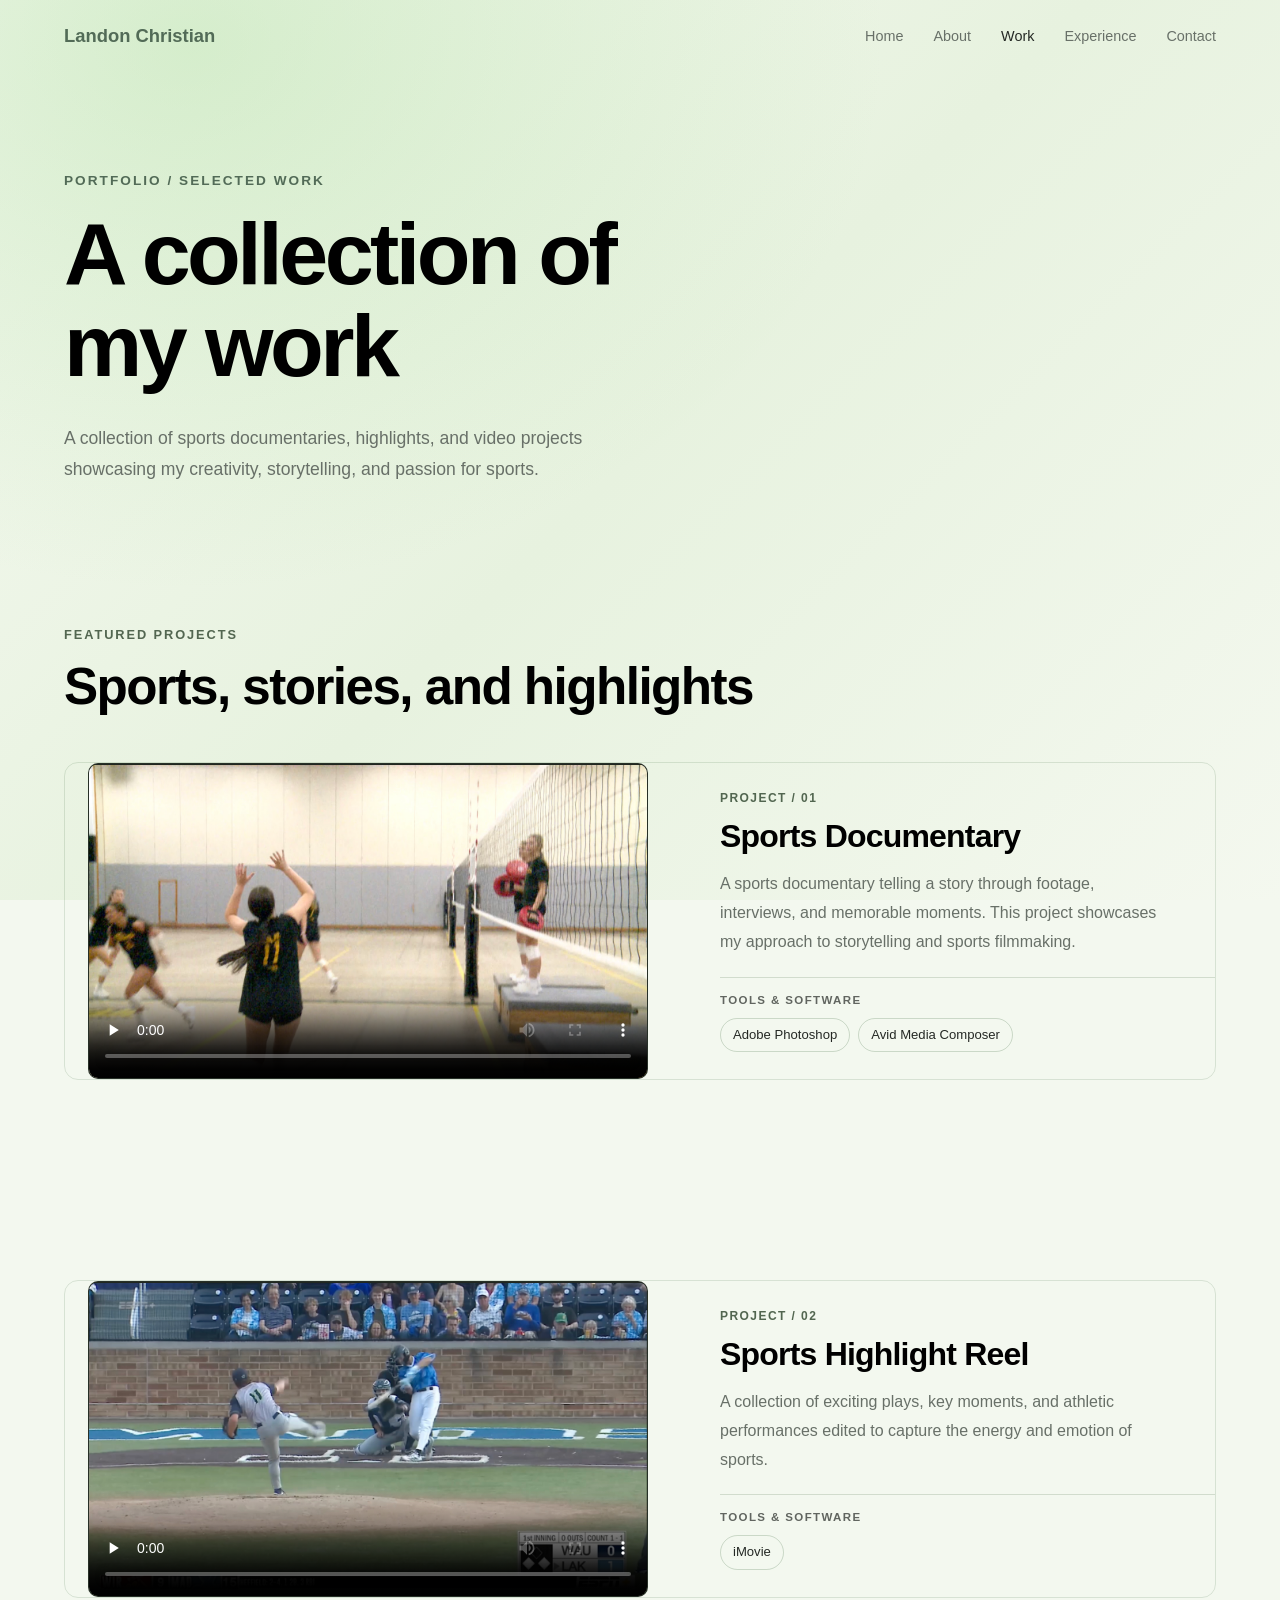
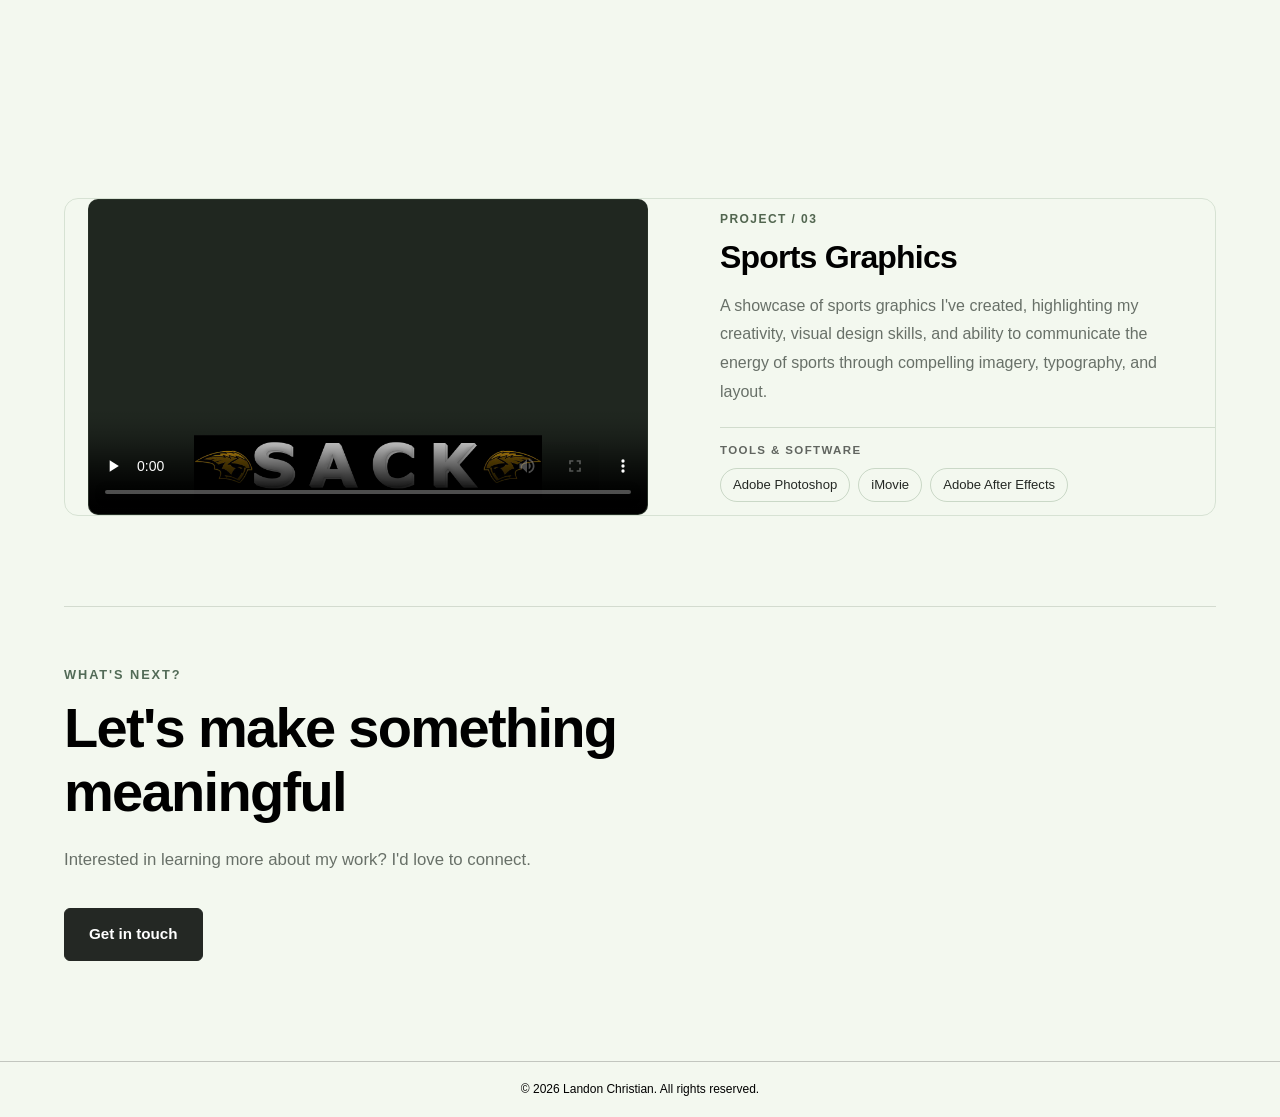
<file: work.html>
<!DOCTYPE html>
<html lang="en">
<head>
    <meta charset="UTF-8">
    <meta name="viewport" content="width=device-width, initial-scale=1.0">

    <meta
        name="description"
        content="Explore Landon Christian's sports documentaries, highlights, and video storytelling projects."
    >

    <title>Work | Landon Christian Portfolio</title>

    <link rel="stylesheet" href="css/style.css">
</head>

<body>

    <!-- NAVIGATION -->
    <header class="site-header">
        <nav class="navbar" aria-label="Main navigation">

            <a href="index.html" class="logo">
                Landon Christian
            </a>

            
				<ul class="nav-links">
					<li><a href="index.html">Home</a></li>
					<li><a href="about.html">About</a></li>
					<li>
					<a href="work.html" class="active" aria-current="page">Work</a>
					</li>
					<li><a href="experience.html">Experience</a></li>
					<li><a href="contact.html">Contact</a></li>
				</ul>


        </nav>
    </header>

    <!-- MAIN CONTENT -->
    <main>

        <!-- WORK INTRODUCTION -->
        <section class="work-hero">
            <div class="work-hero-content">

                <p class="eyebrow">
                    PORTFOLIO / SELECTED WORK
                </p>

                <h1>
                    A collection of
                    <span>my work</span>
                </h1>

                <p class="work-intro">
                    A collection of sports documentaries,
                    highlights, and video projects showcasing
                    my creativity, storytelling, and passion
                    for sports.
                </p>

            </div>
        </section>

        <!-- FEATURED PROJECTS -->
        <section class="work-page-projects">

            <div class="work-page-heading">
                <div>
                    <p class="section-label">
                        FEATURED PROJECTS
                    </p>

                    <h2>
                        Sports, stories, and highlights
                    </h2>
                </div>
            </div>

            <div class="work-page-grid">

                <!-- PROJECT 1: DOCUMENTARY -->
                <article class="project-card">

                    <div class="project-media">
						<video
							controls
							preload="none"
							poster="images/documentary-thumbnail.jpg"
							playsinline
							onended="this.load()"
							aria-label="Sports-documentary-video">
    
					<source
						src="https://archive.org/download/341-film-final-final-cut/341-film-final-final-cut.mp4"
						type="video/mp4">
        
							Your browser does not support video playback.
						</video>
				</div>


                    <div class="project-overview">

                        <div class="project-info">
                            <div>
                                <p class="project-category">
                                    PROJECT / 01
                                </p>

                                <h3>Sports Documentary</h3>
                            </div>
                        </div>

                        <p class="project-description">
                            A sports documentary telling a story
                            through footage, interviews, and
                            memorable moments. This project
                            showcases my approach to storytelling
                            and sports filmmaking.
                        </p>
					<div class="project-tools">
						<p class="project-tools-label">TOOLS & SOFTWARE</p>
							<ul class="software-list">
							<li>Adobe Photoshop</li>
							<li>Avid Media Composer</li>
							</ul>
					</div>
                </div>
            </article>

                <!-- PROJECT 2: HIGHLIGHTS -->
                <article class="project-card">

                    <div class="project-media">
						<video
							controls
							preload="none"
							poster="images/highlight-thumbnail.jpg" 
							playsinline
							onended="this.load()"
							aria-label="Sports-Highlight-Reel-video">
    
						<source
							src="https://archive.org/download/341-film-final-final-cut/landon-highlight-reel.ia.mp4"
							type="video/mp4">
        
						Your browser does not support video playback.
						</video>
					</div>

                    <div class="project-overview">

                        <div class="project-info">
                            <div>
                                <p class="project-category">
                                    PROJECT / 02
                                </p>

                                <h3>Sports Highlight Reel</h3>
                            </div>
                        </div>

                        <p class="project-description">
                            A collection of exciting plays,
                            key moments, and athletic performances
                            edited to capture the energy and
                            emotion of sports.
                        </p>

<div class="project-tools">
    <p class="project-tools-label">TOOLS & SOFTWARE</p>
    <ul class="software-list">
        <li>iMovie</li>
    </ul>
</div>

                    </div>
                </article>
				
<!-- PROJECT 3: SPORTS GRAPHICS -->
<article class="project-card">

    <div class="project-media">
    <video
        controls
        preload="none"
        poster="images/sack-2.png"
        playsinline
		onended="this.load()"
        aria-label="Sports-graphics-showcase-video">
    
        <source
            src="https://archive.org/download/341-film-final-final-cut/sports-graphics.ia.mp4"
            type="video/mp4">
        
        Your browser does not support video playback.
    </video>
</div>


    <div class="project-overview">

        <div class="project-info">
            <div>
                <p class="project-category">
                    PROJECT / 03
                </p>

                <h3>Sports Graphics</h3>
            </div>
        </div>

        <p class="project-description">
            A showcase of sports graphics I've created,
            highlighting my creativity, visual design skills,
            and ability to communicate the energy of sports
            through compelling imagery, typography, and layout.
        </p>
	
<div class="project-tools">
    <p class="project-tools-label">TOOLS & SOFTWARE</p>
    <ul class="software-list">
        <li>Adobe Photoshop</li>
        <li>iMovie</li>
		<li>Adobe After Effects</li>
    </ul>
</div>

    </div>

</article>


	</div>
</section>
		
        <!-- CONTACT SECTION -->
        <section class="work-contact">

            <p class="section-label">WHAT'S NEXT?</p>

            <h2>Let's make something meaningful</h2>

            <p>
                Interested in learning more about my work?
                I'd love to connect.
            </p>

            <a href="contact.html" class="button button-primary">
                Get in touch
            </a>

        </section>

    </main>

    <!-- FOOTER -->
    <footer class="site-footer">
        <p>
            &copy; 2026 Landon Christian. All rights reserved.
        </p>
    </footer>
  <script>
  document.addEventListener('play', function(e) {
    if (e.target.tagName === 'VIDEO') {
      document.querySelectorAll('video').forEach(function(video) {
        if (video !== e.target) {
          video.pause();
        }
      });
    }
  }, true);
</script>
</body>
</html>
</file>
<file: css/style.css>
/* BASIC RESET */
* {
    margin: 0;
    padding: 0;
    box-sizing: border-box;
}


/* PAGE */
body {
    font-family: Arial, Helvetica, sans-serif;
    color: #242824;
    min-height: 100vh;

    background:
        radial-gradient(
            ellipse at 90% 10%,
            rgba(120, 150, 110, 0.28),
            transparent 42%
        ),
        radial-gradient(
            ellipse at 5% 85%,
            rgba(164, 183, 154, 0.30),
            transparent 38%
        ),
        radial-gradient(
            ellipse at 55% 55%,
            rgba(255, 255, 255, 0.55),
            transparent 65%
        ),
        linear-gradient(
            135deg,
            #f7f8f4 0%,
            #edf2e9 50%,
            #e2eadd 100%
        );
}

/* NAVIGATION */
.site-header {
    padding: 25px 0;
}

.navbar {
    width: 90%;
    max-width: 1180px;
    margin: 0 auto;

    display: flex;
    flex-direction: row;
    justify-content: space-between;
    align-items: center;
}

.logo {
    font-size: 1.15rem;
    font-weight: 700;
    white-space: nowrap;
    color: #526b57;
    text-decoration: none;
	transition: color 0.2s ease;
}
.logo:hover {
    color: #354c3b;
}

.nav-links {
    display: flex;
    flex-direction: row;
    align-items: center;
    gap: 30px;

    list-style: none;
    margin: 0;
    padding: 0;
}

.nav-links li {
    display: inline-block;
}

.nav-links a {
    color: #687068;
    font-size: 0.9rem;
    text-decoration: none;
    white-space: nowrap;

    transition: color 0.2s ease;
}

.nav-links a:hover {
    color: #242824;
}

.nav-links a.active {
    color: #242824;
}
.hero {
    width: 90%;
    max-width: 1180px;
    min-height: 75vh;

    margin: 0 auto;

    display: flex;
    align-items: center;

    padding: 80px 0;
}

.hero-content {
    max-width: 800px;
}

.eyebrow {
    margin-bottom: 20px;

    color: #000000;

    font-size: 0.85rem;
    font-weight: 700;

    letter-spacing: 0.15em;
    text-transform: uppercase;
}

.hero h1 {
    font-size: clamp(3rem, 7vw, 5.5rem);

    line-height: 1.05;

    letter-spacing: -0.04em;

    font-weight: 600;

    color: #000000;
}

.hero h1 span {
    display: block;

    color: #000000;
}

.hero-description {
    max-width: 600px;

    margin-top: 30px;

    color: #687068;

    font-size: 1.1rem;
}


/* =========================================
   HERO BUTTONS
========================================= */

.hero-buttons {
    display: flex;

    gap: 15px;

    margin-top: 35px;
}

.button {
    display: inline-block;

    padding: 13px 22px;

    border-radius: 7px;

    font-size: 0.9rem;
    font-weight: 600;

    text-decoration: none;

    transition:
        transform 0.2s ease,
        background-color 0.2s ease;
}

.button:hover {
    transform: translateY(-2px);
}

.button-primary {
    background-color: #242424;

    color: #ffffff;
}

.button-primary:hover {
    background-color: #526650;
}

.button-secondary {
    border: 1px solid #d0d7cc;

    background-color: transparent;

    color: #242424;
}

.button-secondary:hover {
    background-color: #ffffff;
}
/* =========================================
   FEATURED WORK
========================================= */

.featured-work {
    padding: 100px 0;
}

.featured-work-container {
    width: 90%;
    max-width: 1180px;
    margin: 0 auto;
}


/* Section Heading */

.section-heading {
    max-width: 650px;
    margin-bottom: 50px;
}

.section-label {
    margin-bottom: 12px;

    color: #526650;

    font-size: 0.8rem;
    font-weight: 700;

    letter-spacing: 0.15em;
    text-transform: uppercase;
}

.section-heading h2 {
    margin-bottom: 15px;

    color: #000000;

    font-size: 2.5rem;
    font-weight: 600;

    letter-spacing: -0.03em;
}

.section-heading p {
    color: #687068;

    font-size: 1rem;
}


/* =========================================
   SECTION HEADINGS
========================================= */

.section-heading {
    max-width: 650px;
    margin-bottom: 30px;
}

.section-label {
    margin-bottom: 12px;
    color: #526650;
    font-size: 0.8rem;
    font-weight: 700;
    letter-spacing: 0.15em;
    text-transform: uppercase;
}

.section-heading h2 {
    margin-bottom: 15px;
    color: #000000;
    font-size: 2.5rem;
    font-weight: 600;
    letter-spacing: -0.03em;
    line-height: 1.2;
}

.section-heading p {
    color: #687068;
    font-size: 1rem;
    line-height: 1.8;
}


/* =========================================
   FEATURED DOCUMENTARY VIDEO
========================================= */

.featured-video {
    padding: 40px 0 80px;
}

.featured-video-container {
    width: 90%;
    max-width: 1100px;
    margin: 0 auto;
}

.featured-video .section-heading {
    max-width: 800px;
    margin-bottom: 30px;
}

.featured-video-player {
    display: block;
    width: 100%;
    height: auto;
    aspect-ratio: 16 / 9;
    object-fit: contain;
    background: #000000;
    border-radius: 12px;
}

.featured-video-caption {
    margin-top: 14px;
    color: #687068;
    font-size: 0.9rem;
    line-height: 1.6;
}

.featured-video .featured-work-button {
    margin-top: 25px;
}


/* =========================================
   MOBILE LAYOUT
========================================= */

@media (max-width: 700px) {

    .featured-video {
        padding: 25px 0 55px;
    }

    .featured-video-container {
        width: 92%;
    }

    .featured-video .section-heading h2 {
        font-size: 2rem;
    }

    .featured-video-player {
        border-radius: 8px;
    }
}



/* View All Work */

.featured-work-button {
    margin-top: 40px;
}
/* =========================================
   ABOUT ME PREVIEW
========================================= */

.about-preview {
    padding: 100px 0;
}

.about-preview-container {
    width: 90%;
    max-width: 1180px;
    margin: 0 auto;
}

.about-preview-content {
    max-width: 760px;
}

.about-preview-content h2 {
    max-width: 700px;
    margin-bottom: 25px;

    color: #000000;
    font-size: clamp(2rem, 4vw, 3.2rem);
    line-height: 1.15;
    letter-spacing: -0.03em;
}

.about-preview-description {
    max-width: 680px;
    margin-bottom: 25px;

    color: #000000;
    font-size: 1.05rem;
    line-height: 1.8;
}

.about-link {
    display: inline-block;

    color: #242424;
    font-size: 0.95rem;
    font-weight: 600;
    text-decoration: none;
}

.about-link:hover {
    color: #526650;
} 
/* =========================================
   EXPERIENCE PREVIEW
========================================= */

.experience-preview {
    padding: 100px 0;
}

.experience-preview-container {
    width: 90%;
    max-width: 1180px;
    margin: 0 auto;
}

.experience-preview-container h2 {
    max-width: 750px;
    margin-bottom: 25px;

    color: #000000;
    font-size: clamp(2rem, 4vw, 3.2rem);
    line-height: 1.15;
    letter-spacing: -0.03em;
}

.experience-description {
    max-width: 680px;
    margin-bottom: 25px;

    color: #000000;
    font-size: 1.05rem;
    line-height: 1.8;
}

.experience-link {
    display: inline-block;

    color: #242424;
    font-size: 0.95rem;
    font-weight: 600;
    text-decoration: none;
}

.experience-link:hover {
    color: #526650;
}
/* =========================================
   CONTACT PREVIEW
========================================= */

.contact-preview {
    padding: 80px 0 100px;
}

.contact-preview-container {
    width: 90%;
    max-width: 1180px;
    margin: 0 auto;
}

.contact-preview-container h2 {
    margin-bottom: 20px;

    color: #000000;
    font-size: clamp(2.5rem, 5vw, 4rem);
    line-height: 1.1;
    letter-spacing: -0.04em;
}

.contact-description {
    max-width: 600px;
    margin-bottom: 25px;

    color: #000000;
    font-size: 1.05rem;
    line-height: 1.8;
}

.contact-link {
    display: inline-block;

    color: #242424;
    font-size: 0.95rem;
    font-weight: 600;
    text-decoration: none;
}

.contact-link:hover {
    color: #526650;
}

/* CONTACT EMAIL */

.contact-email {
    margin-bottom: 25px;
    font-size: 1rem;
}

.contact-email a {
    color: #242424;
    font-weight: 600;
    text-decoration: none;
}

.contact-email a:hover {
    color: #526650;
}
/* =========================================
   FOOTER
========================================= */

.site-footer {
    display: block;
    width: 100%;
    box-sizing: border-box;

    margin: 0;
    padding: 18px 5%;

    background: transparent;
    border-top: 1px solid rgba(51, 51, 51, 0.25);

    color: #000000;
    text-align: center;
    font-size: 12px;
    line-height: 1.6;
}

.site-footer p {
    margin: 0;
    padding: 0;

    background: transparent;
    color: inherit;

    font-size: inherit;
    line-height: inherit;
    text-align: center;
}

/* Footer on smaller screens */

@media (max-width: 700px) {
    .site-footer {
        padding: 16px 5%;
    }
}

/* =========================================
   ABOUT PAGE
========================================= */

.about-page-container {
    width: 90%;
    max-width: 1000px;
    margin: 0 auto;
}

/* Introduction */

.about-page-hero {
    padding: 100px 0 90px;
}

.about-page-hero h1 {
    max-width: 850px;
    margin-bottom: 45px;
    color: #000000;
    font-size: clamp(2.8rem, 6vw, 5rem);
    line-height: 1.12;
    letter-spacing: -0.04em;
    font-weight: 600;
}

.about-page-intro {
    max-width: 850px;
    margin-bottom: 32px;
    color: #000000;
    font-size: 1.15rem;
    line-height: 2;
}

/* Experience and Future Sections */

.about-page-section {
    padding: 90px 0;
}

.about-page-section h2 {
    margin-bottom: 38px;
    color: #000000;
    font-size: clamp(2rem, 4vw, 3.2rem);
    line-height: 1.2;
    letter-spacing: -0.03em;
}

.about-page-text {
    max-width: 850px;
    margin-bottom: 32px;
    color: #000000;
    font-size: 1.08rem;
    line-height: 2;
}

/* Looking Ahead */

.about-page-future {
    padding-top: 100px;
    padding-bottom: 120px;
}

.about-page-future .button {
    margin-top: 15px;
}

/* About Page Images */

.about-page-image {
    width: 100%;
    margin: 45px auto;
}

.about-page-image img {
    display: block;
    width: 100%;
    max-width: 1000px;
    height: auto;
    margin: 0 auto;
    border-radius: 10px;
}

/* Larger portrait */
.about-page-portrait {
    max-width: 800px;
    margin: 0 auto 40px;
}

.about-page-portrait img {
    max-width: 100%;
    height: auto;
} 

/* Copyright Footer */
.site-footer {
    display: block;
    box-sizing: border-box;
    width: 100%;
    margin: 0;
    padding: 0 0 8px;
    background: transparent;
    border-top: 1px solid #333333;
    color: #000000;
    text-align: center;
    font-size: 12px;
}

/* Mobile Layout */
@media (max-width: 700px) {
    .about-page-hero {
        padding: 60px 0 50px;
    }

    .about-page-hero h1 {
        margin-bottom: 30px;
    }

    .about-page-section {
        padding: 55px 0;
    }

    .about-page-section h2 {
        margin-bottom: 30px;
    }

    .about-page-intro,
    .about-page-text {
        margin-bottom: 30px;
        font-size: 1rem;
        line-height: 1.85;
    }

    .about-page-future {
        padding-bottom: 75px;
    }

    /* Responsive images */
    .about-page-image img,
    .paragraph-image {
        display: block;
        width: 100%;
        max-width: 400px;
        height: auto;
        margin-left: auto;
        margin-right: auto;
    }
}

/* Override paragraph text colors */
.section-heading p,
.work-card p,
.about-preview-description,
.experience-description,
.contact-description,
.about-page-intro,
.about-page-text {
    color: #000000;
}

/* Override footer text colors */
.site-footer,
.site-footer p {
    color: #000000;
    background: transparent;
}

/* Keep footer text centered with a small gap below */
.site-footer {
    text-align: center;
    border-top: 1px solid #333333;
    padding: 0 0 8px;
    margin: 0;
}

.site-footer p {
    font-size: 12px;
    margin: 0;
}
/* =========================================
   WORK PAGE - COMPLETE LAYOUT FIX
========================================= */

.work-hero,
.work-page-projects,
.work-contact {
    width: 90%;
    max-width: 1180px;
    margin-right: auto;
    margin-left: auto;
}

.work-hero {
    min-height: 55vh;
    padding: 80px 0 60px;
    display: flex;
    flex-direction: column;
    justify-content: center;
    align-items: flex-start;
}

.work-hero-content {
    width: 100%;
    max-width: 850px;
}

.work-hero h1 {
    color: #000000;
    font-size: clamp(3rem, 7vw, 5.5rem);
    line-height: 1.05;
    letter-spacing: -0.04em;
    font-weight: 600;
}

.work-hero h1 span {
    display: block;
}

.work-intro {
    max-width: 600px;
    margin-top: 30px;
    color: #687068;
    font-size: 1.1rem;
    line-height: 1.8;
}

.work-count {
    margin-top: 40px;
    color: #526650;
    font-size: 0.8rem;
    font-weight: 700;
    letter-spacing: 0.12em;
}

.work-page-projects {
    padding: 60px 0 90px;
}

.work-page-heading {
    display: flex;
    justify-content: space-between;
    align-items: flex-end;
    gap: 25px;
    margin-bottom: 45px;
}

.work-page-heading h2 {
    color: #000000;
    font-size: clamp(2rem, 4vw, 3.2rem);
    line-height: 1.2;
    letter-spacing: -0.03em;
}

.project-note {
    max-width: 320px;
    color: #000000;
    font-size: 0.95rem;
    line-height: 1.7;
}

.work-page-grid {
    display: grid;
    grid-template-columns: minmax(0, 1fr);
    gap: 50px;
}

.project-card {
    display: grid;
    grid-template-columns: minmax(0, 1.1fr) minmax(0, 0.9fr);
    align-items: center;
    gap: clamp(25px, 4vw, 50px);
    width: 100%;
    min-width: 0;
}

.project-media {
    width: 100%;
    max-width: 560px;
    min-width: 0;
    margin: 0 auto;
    overflow: hidden;
    background: #202720;
    border: 1px solid rgba(82, 102, 80, 0.15);
    border-radius: 10px;
}

.project-media video {
    display: block;
    width: 100%;
    height: auto;
    aspect-ratio: 16 / 9;
    object-fit: contain;
}

.project-overview {
    min-width: 0;
    padding: 0;
}

.project-category {
    margin-bottom: 12px;
    color: #526650;
    font-size: 0.75rem;
    font-weight: 700;
    letter-spacing: 0.12em;
}

.project-info h3 {
    margin-bottom: 15px;
    color: #000;
    font-size: clamp(1.6rem, 2.5vw, 2.3rem);
    line-height: 1.2;
}

.project-description {
    max-width: 440px;
    color: #687068;
    font-size: 1rem;
    line-height: 1.8;
}

.work-contact {
    padding: 60px 0 100px;
}

.work-contact h2 {
    max-width: 750px;
    margin-bottom: 20px;
    color: #000;
    font-size: clamp(2.2rem, 4.5vw, 3.5rem);
    line-height: 1.15;
    letter-spacing: -0.03em;
}

.work-contact > p:not(.section-label) {
    max-width: 600px;
    margin-bottom: 25px;
    color: #687068;
    font-size: 1.05rem;
    line-height: 1.8;
}

/* NAVIGATION */

.site-header {
    width: 100%;
    padding: 25px 0;
}

.navbar {
    display: flex;
    flex-direction: row;
    justify-content: space-between;
    align-items: center;
    gap: 25px;
    width: 90%;
    max-width: 1180px;
    margin: 0 auto;
}

.nav-links {
    display: flex;
    flex-direction: row;
    align-items: center;
    justify-content: flex-end;
    flex-wrap: wrap;
    gap: 30px;
    margin: 0;
    padding: 0;
    list-style: none;
}

/* FOOTER */

.site-footer {
    display: block;
    width: 100%;
    box-sizing: border-box;
    margin: 0;
    padding: 18px 5%;
    background: transparent;
    border-top: 1px solid rgba(51, 51, 51, 0.25);
    color: #000;
    text-align: center;
    font-size: 12px;
    line-height: 1.6;
}

.site-footer p {
    margin: 0;
    padding: 0;
    color: inherit;
    background: transparent;
    font-size: inherit;
    text-align: center;
}

/* MOBILE */

@media (max-width: 760px) {
    .work-hero {
        min-height: auto;
        padding: 60px 0 50px;
    }

    .work-page-projects {
        padding: 45px 0 65px;
    }

    .work-page-heading {
        align-items: flex-start;
        flex-direction: column;
        margin-bottom: 30px;
    }

    .project-card {
        grid-template-columns: minmax(0, 1fr);
        gap: 24px;
    }

    .project-media {
        max-width: 100%;
    }

    .work-contact {
        padding: 45px 0 70px;
    }

    .navbar {
        flex-wrap: wrap;
        align-items: flex-start;
        gap: 20px;
    }

    .nav-links {
        justify-content: flex-start;
        gap: 15px;
    }
}

@media (max-width: 700px) {
    .site-footer {
        padding: 16px 5%;
    }
}

/* =========================================
   FEATURED VIDEO
========================================= */

.featured-video {
    padding: 40px 0 80px;
}

.featured-video-container {
    width: 90%;
    max-width: 1100px;
    margin: 0 auto;
}

.featured-video .section-heading {
    margin-bottom: 30px;
}

.featured-video .section-heading h2 {
    margin-bottom: 18px;
}

.featured-video-player {
    display: block;
    width: 100%;
    aspect-ratio: 16 / 9;
    height: auto;
    object-fit: contain;
    background: #000000;
    border-radius: 12px;
}

.featured-video-caption {
    margin-top: 14px;
    font-size: 0.9rem;
    line-height: 1.6;
}

@media (max-width: 700px) {
    .featured-video {
        padding: 25px 0 55px;
    }

    .featured-video-container {
        width: 92%;
    }

    .featured-video-player {
        border-radius: 8px;
    }
}
/* Featured Work Video */

.featured-video {
    padding: 40px 0 80px;
}

.featured-video-container {
    width: 90%;
    max-width: 1100px;
    margin: 0 auto;
}

.featured-video .section-heading {
    margin-bottom: 28px;
}

.featured-video-player {
    display: block;
    width: 100%;
    height: auto;
    aspect-ratio: 16 / 9;
    background: #000000;
    object-fit: contain;
    border-radius: 12px;
}

.featured-video-caption {
    margin-top: 14px;
    font-size: 0.9rem;
    line-height: 1.6;
}

@media (max-width: 700px) {
    .featured-video {
        padding: 25px 0 55px;
    }

    .featured-video-container {
        width: 92%;
    }

    .featured-video-player {
        border-radius: 8px;
    }
}
/* Experience Photo */
.experience-photo {
    max-width: 1000px;
    width: 100%;
    margin: 35px auto;
}

.experience-photo img {
    display: block;
    width: 100%;
    height: auto;
    max-height: 550px;
    object-fit: cover;
    border-radius: 12px;
} 



/* =========================================
   EXPERIENCE PAGE
========================================= */

.experience-page {
    width: 90%;
    max-width: 1180px;
    margin: 0 auto;
    color: #242824;
}

.experience-page *,
.experience-page *::before,
.experience-page *::after {
    box-sizing: border-box;
}

/* HERO AND ACTIONS */

.experience-page .experience-hero-actions,
.experience-page .experience-resume-actions {
    display: flex;
    flex-wrap: wrap;
    align-items: center;
    gap: 12px;
    margin-top: 26px;
}

.experience-page .experience-hero-actions .button,
.experience-page .experience-resume-actions .button,
.experience-page .experience-resume .button {
    margin: 0;
}

/* SECTION LABELS */

.experience-page .section-label {
    color: #526b57;
    font-size: 0.78rem;
    font-weight: 700;
    letter-spacing: 0.12em;
    line-height: 1.6;
}

/* SECTIONS */

.experience-page .experience-section {
    padding: 55px 0;
}

.experience-page .experience-section h2 {
    margin-top: 10px;
    margin-bottom: 18px;
}

.experience-page .experience-section .about-page-text {
    max-width: 760px;
    line-height: 1.85;
}

/* EXPERIENCE TIMELINE */

.experience-page .experience-timeline {
    margin: 38px 0 0 8px;
    padding-left: 30px;
    border-left: 2px solid #e2e6e1;
}

.experience-page .experience-item {
    position: relative;
    min-width: 0;
    padding-bottom: 42px;
}

.experience-page .experience-item:last-child {
    padding-bottom: 0;
}

.experience-page .experience-item::before {
    content: "";
    position: absolute;
    top: 7px;
    left: -38px;
    width: 12px;
    height: 12px;
    border: 3px solid #fff;
    border-radius: 50%;
    background: #526b57;
    box-shadow: 0 0 0 1px #526b57;
}

.experience-page .experience-item-heading {
    display: flex;
    justify-content: space-between;
    align-items: flex-start;
    flex-wrap: wrap;
    gap: 8px 16px;
}

.experience-page .experience-item-heading > div {
    flex: 1 1 280px;
    min-width: 0;
}

.experience-page .experience-item h3 {
    margin: 0 0 7px;
    color: #242824;
    font-size: 1.2rem;
    line-height: 1.4;
    overflow-wrap: anywhere;
}

.experience-page .experience-company {
    margin: 0 0 8px;
    color: #526057;
    font-weight: 600;
    line-height: 1.6;
}

.experience-page .experience-date {
    flex: 0 1 auto;
    color: #626a63;
    font-size: 0.88rem;
    line-height: 1.7;
    overflow-wrap: anywhere;
}

.experience-page .experience-details {
    padding-left: 21px;
    color: #454945;
    line-height: 1.85;
}

.experience-page .experience-details li {
    margin-bottom: 8px;
    padding-left: 2px;
}

.experience-page .experience-details li:last-child {
    margin-bottom: 0;
}

/* EXPERIENCE PHOTO */

.experience-page .experience-photo {
    width: 100%;
    max-width: 1000px;
    margin: 20px 0;
    overflow: hidden;
    border: none;
    border-radius: 12px;
    background: transparent
}

.experience-page .experience-photo img {
    display: block;
    width: 100%;
    height: 380px;
    max-height: 380px;
    object-fit: cover;
    object-position: center;
}
/* Rounded corners for experience photos */
.experience-photo {
    border-radius: 12px;
    overflow: hidden;
}

.experience-photo img {
    width: 100%;
    display: block;
    border-radius: 12px;
}

/* EXPERIENCE TAGS */

.experience-page .experience-tags {
    display: flex;
    flex-wrap: wrap;
    gap: 8px;
    margin-top: 17px;
}

.experience-page .experience-tag {
    display: inline-block;
    max-width: 100%;
    padding: 5px 11px;
    border: 1px solid #dfe4df;
    border-radius: 4px;
    background: #f6f7f5;
    color: #354c3b;
    font-size: 0.8rem;
    line-height: 1.5;
    overflow-wrap: anywhere;
}

/* EXPERIENCE NOTES */

.experience-page .experience-note {
    margin-top: 35px;
    color: #626a63;
    font-size: 0.88rem;
    line-height: 1.8;
}

/* CREATIVE FEATURE */

.experience-page .creative-highlight {
    margin-top: 30px;
    padding: clamp(25px, 5vw, 45px);
    border: 1px solid #e0e5df;
    border-radius: 6px;
    background: #f6f7f5;
}

.experience-page .creative-highlight-content {
    max-width: 650px;
}

.experience-page .creative-highlight h3 {
    margin: 12px 0;
    color: #242824;
    font-size: clamp(1.4rem, 3vw, 2rem);
    line-height: 1.4;
}

.experience-page .creative-highlight-content > p:not(.section-label) {
    color: #454945;
    line-height: 1.85;
}

/* SKILLS GRID */

.experience-page .experience-skills-grid {
    display: grid;
    grid-template-columns: repeat(3, minmax(0, 1fr));
    align-items: stretch;
    gap: 18px;
    margin-top: 30px;
}

.experience-page .experience-skill-card {
    min-width: 0;
    padding: 24px;
    border: 1px solid #e0e5df;
    border-radius: 6px;
    background: #fff;
}

.experience-page .experience-skill-card h3 {
    margin: 0 0 12px;
    color: #354c3b;
    font-size: 1.08rem;
    line-height: 1.5;
}

.experience-page .experience-skill-card p {
    margin: 0;
    color: #454945;
    font-size: 0.95rem;
    line-height: 1.85;
}

/* RÉSUMÉ */

.experience-page .experience-resume {
    border-top: none;
}

.experience-page .experience-resume-actions {
    margin-top: 25px;
}

/* CONTACT */

.experience-page .experience-contact {
    margin-top: 15px;
    padding: 65px 0;
    border-top: none;
    text-align: center;
}

.experience-page .experience-contact h2 {
    margin: 10px 0 15px;
    color: #242824;
    font-size: clamp(2rem, 4vw, 3rem);
}

.experience-page .experience-contact p:not(.section-label) {
    max-width: 650px;
    margin: 0 auto;
    color: #454945;
    line-height: 1.9;
}

.experience-page .experience-contact .button {
    display: inline-block;
    margin-top: 24px;
}

/* ACCESSIBILITY */

.experience-page a:focus {
    outline: 3px solid #829985;
    outline-offset: 4px;
}

@supports selector(:focus-visible) {
    .experience-page a:focus:not(:focus-visible) {
        outline: none;
    }

    .experience-page a:focus-visible {
        outline: 3px solid #526b57;
        outline-offset: 4px;
    }
}

/* TABLET */

@media (max-width: 800px) {
    .experience-page .experience-skills-grid {
        grid-template-columns: repeat(2, minmax(0, 1fr));
    }

    .experience-page .experience-item-heading {
        gap: 6px 12px;
    }
}

/* MOBILE */

@media (max-width: 600px) {
    .experience-page {
        width: 90%;
    }

    .experience-page .experience-section {
        padding: 38px 0;
    }

    .experience-page .experience-skills-grid {
        grid-template-columns: 1fr;
    }

    .experience-page .experience-timeline {
        margin-left: 5px;
        padding-left: 23px;
    }

    .experience-page .experience-item::before {
        left: -31px;
    }

    .experience-page .experience-item {
        padding-bottom: 34px;
    }

    .experience-page .experience-item-heading {
        flex-direction: column;
        align-items: flex-start;
        gap: 4px;
    }

    .experience-page .experience-item-heading > div {
        flex-basis: auto;
        width: 100%;
    }

    .experience-page .experience-date {
        font-size: 0.85rem;
    }

    .experience-page .experience-details {
        padding-left: 20px;
    }

    .experience-page .experience-hero-actions,
    .experience-page .experience-resume-actions {
        align-items: stretch;
        flex-direction: column;
    }

    .experience-page .experience-hero-actions .button,
    .experience-page .experience-resume-actions .button {
        width: 100%;
        text-align: center;
    }

    .experience-page .creative-highlight {
        padding: 24px;
    }

    .experience-page .experience-photo img {
        max-height: 280px;
    }

    .experience-page .experience-contact {
        padding: 45px 0;
    }
}

/* REDUCED MOTION */

@media (prefers-reduced-motion: reduce) {
    .experience-page *,
    .experience-page *::before,
    .experience-page *::after {
        scroll-behavior: auto !important;
        animation: none !important;
        transition: none !important;
    }
} 

/* =========================================
   WORK PAGE - FINAL POLISH
========================================= */

.work-hero h1,
.work-page-heading h2 {
    color: #000000;
}

.work-hero h1 span {
    color: #000000;
}

.work-page-grid {
    grid-template-columns: minmax(0, 1fr);
    gap: 60px;
}

.project-card {
    grid-template-columns: minmax(0, 1.15fr) minmax(0, 0.85fr);
    align-items: center;
    gap: clamp(25px, 4vw, 55px);
}

.project-media {
    max-width: none;
    width: 100%;
    border-radius: 12px;
    background: #000000;
}

.project-media video {
    display: block;
    width: 100%;
    height: auto;
    aspect-ratio: 16 / 9;
    object-fit: contain;
}

.project-overview {
    padding: 10px 0;
}

.project-info h3 {
    color: #000000;
}

.project-description {
    margin-top: 10px;
}

.work-contact {
    border-top: 1px solid rgba(82, 102, 80, 0.2);
}

.work-contact h2 {
    color: #000000;
}

@media (max-width: 760px) {
    .work-hero,
    .work-page-projects,
    .work-contact {
        width: 90%;
    }

    .project-card {
        grid-template-columns: minmax(0, 1fr);
        gap: 22px;
    }

    .project-overview {
        padding: 0;
    }

    .work-page-grid {
        gap: 45px;
    }

    .work-contact {
        padding-top: 40px;
    }
}

/* =========================================
   CONTACT PAGE — MINIMAL LAYOUT
========================================= */

.contact-page {
    width: 90%;
    max-width: 1180px;
    margin: 0 auto;
    color: #000000;
}

.contact-page *,
.contact-page *::before,
.contact-page *::after {
    box-sizing: border-box;
}

.contact-page .contact-hero {
    min-height: auto;
    padding: 65px 0 55px;
    display: flex;
    align-items: center;
}

.contact-page .contact-hero-content {
    max-width: 760px;
}

.contact-page .section-label {
    color: #000000;
    font-size: 0.78rem;
    font-weight: 700;
    letter-spacing: 0.12em;
    line-height: 1.6;
}

.contact-page .contact-hero h1 {
    margin: 12px 0 20px;
    color: #000000;
    font-size: clamp(2.7rem, 6vw, 4.8rem);
    font-weight: 600;
    line-height: 1.12;
    letter-spacing: -0.04em;
}

.contact-page .contact-hero h1 span {
    display: block;
    color: #000000;
}

.contact-page .contact-intro {
    max-width: 650px;
    margin: 0;
    color: #626a63;
    font-size: 1rem;
    line-height: 1.85;
}

.contact-page .contact-actions {
    display: flex;
    flex-wrap: wrap;
    align-items: center;
    gap: 12px;
    margin-top: 26px;
}

.contact-page .contact-actions .button {
    display: inline-block;
    margin: 0;
    text-decoration: none;
}

.contact-page .contact-details-section {
    display: flex;
    flex-wrap: wrap;
    gap: 45px 90px;
    padding: 35px 0 55px;
    border-top: 1px solid #e0e5df;
}

.contact-page .contact-details-block {
    min-width: 0;
}

.contact-page .contact-details-block .section-label {
    margin: 0 0 10px;
}

.contact-page .contact-details-block > a {
    color: #454945;
    font-size: 0.95rem;
    line-height: 1.8;
    overflow-wrap: anywhere;
    text-decoration-color: #000000;
    text-underline-offset: 4px;
}

.contact-page a:focus-visible {
    outline: 3px solid #000000;
    outline-offset: 4px;
}

@media (max-width: 600px) {
    .contact-page .contact-hero {
        padding: 40px 0;
    }

    .contact-page .contact-hero h1 {
        font-size: clamp(2.4rem, 10vw, 3.5rem);
    }

    .contact-page .contact-actions {
        flex-direction: column;
        align-items: stretch;
    }

    .contact-page .contact-actions .button {
        width: 100%;
        text-align: center;
    }

    .contact-page .contact-details-section {
        flex-direction: column;
        gap: 25px;
        padding: 28px 0 40px;
    }
}

/* CONTACT PAGE — MESSAGE BUTTON */

.contact-page .contact-actions .button {
    display: inline-flex;
    align-items: center;
    justify-content: center;
    padding: 14px 24px;
    margin: 0;
    border: 1px solid #526b57;
    border-radius: 6px;
    background: #526b57;
    color: #ffffff;
    font-size: 0.95rem;
    font-weight: 600;
    line-height: 1.5;
    text-decoration: none;
    cursor: pointer;
    transition:
        background-color 0.2s ease,
        border-color 0.2s ease,
        transform 0.2s ease;
}

.contact-page .contact-actions .button:hover {
    background: #405544;
    border-color: #405544;
    transform: translateY(-2px);
}

.contact-page .contact-actions .button:focus-visible {
    outline: 3px solid #829985;
    outline-offset: 4px;
}

@media (max-width: 600px) {
    .contact-page .contact-actions .button {
        width: 100%;
        text-align: center;
    }
}

@media (prefers-reduced-motion: reduce) {
    .contact-page .contact-actions .button {
        transition: none;
    }

    .contact-page .contact-actions .button:hover {
        transform: none;
    }
}

.contact-page .contact-actions .button {
    background: #242824;
    border: 1px solid #242824;
    color: #ffffff;
}

.contact-page .contact-actions .button:hover {
    background: #404640;
    border-color: #404640;
}

/* =========================================
   EXPERIENCE PAGE — BLACK BUTTONS
========================================= */

.experience-page .button {
    background-color: #242824;
    border: 1px solid #242824;
    color: #ffffff;
    transition:
        background-color 0.2s ease,
        border-color 0.2s ease;
}

.experience-page .button:hover {
    background-color: #404640;
    border-color: #404640;
    color: #ffffff;
}

.experience-page .button:focus-visible {
    outline: 3px solid #829985;
    outline-offset: 4px;
}

/* VIEW MY EXPERIENCE BUTTON */

.button {
    display: inline-block;
    padding: 14px 24px;
    border: 1px solid #242824;
    border-radius: 6px;
    background-color: #242824;
    color: #ffffff;
    font-size: 0.95rem;
    font-weight: 600;
    line-height: 1.5;
    text-decoration: none;
    cursor: pointer;
    transition: background-color 0.2s ease,
                border-color 0.2s ease;
}

.button:hover {
    background-color: #404640;
    border-color: #404640;
    color: #ffffff;
}

.button:focus-visible {
    outline: 3px solid #829985;
    outline-offset: 4px;
} 

/* =========================================
   WORK PAGE — FINAL REFINEMENTS
========================================= */

.work-hero h1 {
    max-width: 850px;
    color: #242824;
    font-size: clamp(3rem, 7vw, 5.5rem);
    line-height: 1.05;
    letter-spacing: -0.045em;
}

.work-hero .eyebrow {
    color: #526b57;
}

.work-intro {
    max-width: 620px;
    color: #454945;
    font-size: 1.08rem;
    line-height: 1.9;
}

.work-page-heading {
    align-items: flex-end;
    margin-bottom: 42px;
}

.work-page-heading .section-label {
    margin-bottom: 14px;
}

.work-page-heading h2 {
    max-width: 700px;
    color: #242824;
    font-size: clamp(2rem, 4vw, 3.2rem);
    line-height: 1.15;
    letter-spacing: -0.035em;
}

.work-page-grid {
    display: grid;
    grid-template-columns: minmax(0, 1fr);
    gap: 70px;
}

.project-card {
    display: grid;
    grid-template-columns:
        minmax(0, 1.15fr)
        minmax(0, 0.85fr);
    align-items: center;
    gap: clamp(28px, 5vw, 60px);
}

.project-media {
    width: 100%;
    max-width: none;
    overflow: hidden;
    border: 1px solid rgba(82, 102, 80, 0.2);
    border-radius: 10px;
    background: #202720;
}

.project-media video {
    display: block;
    width: 100%;
    height: auto;
    aspect-ratio: 16 / 9;
    object-fit: contain;
}

.project-category {
    margin-bottom: 14px;
    color: #526b57;
    font-size: 0.78rem;
    font-weight: 700;
    letter-spacing: 0.12em;
}

.project-info h3 {
    margin-bottom: 16px;
    color: #242824;
    font-size: clamp(1.7rem, 3vw, 2.4rem);
    line-height: 1.2;
    letter-spacing: -0.025em;
}

.project-description {
    max-width: 460px;
    margin-top: 0;
    color: #454945;
    font-size: 1rem;
    line-height: 1.9;
}

.work-contact {
    padding: 75px 0 100px;
    border-top: 1px solid rgba(82, 102, 80, 0.2);
}

.work-contact .section-label {
    margin-bottom: 14px;
    color: #526b57;
}

.work-contact h2 {
    max-width: 750px;
    color: #242824;
    font-size: clamp(2.3rem, 5vw, 3.8rem);
    line-height: 1.12;
    letter-spacing: -0.04em;
}

.work-contact > p:not(.section-label) {
    color: #454945;
    line-height: 1.9;
}

.work-contact .button {
    margin-top: 8px;
}

/* KEYBOARD ACCESSIBILITY */

.work-page-projects a:focus-visible,
.work-contact a:focus-visible {
    outline: 3px solid #526b57;
    outline-offset: 4px;
}

/* TABLET AND MOBILE */

@media (max-width: 760px) {
    .work-hero {
        min-height: auto;
        padding: 65px 0 45px;
    }

    .work-page-projects {
        padding: 45px 0 65px;
    }

    .work-page-heading {
        margin-bottom: 30px;
    }

    .work-page-grid {
        gap: 48px;
    }

    .project-card {
        grid-template-columns: minmax(0, 1fr);
        gap: 22px;
    }

    .project-overview {
        padding: 0;
    }

    .project-description {
        max-width: 620px;
    }

    .work-contact {
        padding: 50px 0 70px;
    }
}

@media (max-width: 480px) {
    .work-hero h1 {
        font-size: clamp(2.7rem, 12vw, 3.5rem);
    }

    .work-intro {
        font-size: 1rem;
    }

    .project-media {
        border-radius: 7px;
    }

    .work-contact .button {
        width: 100%;
        text-align: center;
    }
}

@media (prefers-reduced-motion: reduce) {
    .work-page-projects *,
    .work-contact * {
        scroll-behavior: auto !important;
        animation: none !important;
        transition: none !important;
    }
}

/* =========================================
   SPORTS GRAPHICS VIDEO THUMBNAIL
========================================= */

.project-media {
    width: 100%;
    overflow: hidden;
    border-radius: 12px;
    background-color: #202720;
}

.project-media video {
    display: block;
    width: 100%;
    height: auto;
    aspect-ratio: 16 / 9;
    object-fit: contain;
    background-color: #202720;
}

/* Mobile */
@media (max-width: 760px) {
    .project-media {
        border-radius: 8px;
    }
}

/* Add more space between Work page projects */

.work-page-grid {
    gap: 80px;
}

@media (max-width: 760px) {
    .work-page-grid {
        gap: 55px;
    }
}

/* FIX: SPACE BETWEEN WORK PROJECTS */

.work-page-grid {
    display: flex;
    flex-direction: column;
    gap: 80px !important;
}

.work-page-grid > .project-card {
    margin-bottom: 0;
}

@media (max-width: 760px) {
    .work-page-grid {
        gap: 55px !important;
    }
}
/* =========================================
   WORK PAGE - COMPLETE LAYOUT FIX
========================================= */

.work-hero,
.work-page-projects,
.work-contact {
    width: 90%;
    max-width: 1180px;
    margin-right: auto;
    margin-left: auto;
}

.work-hero {
    min-height: 55vh;
    padding: 80px 0 60px;
    display: flex;
    flex-direction: column;
    justify-content: center;
    align-items: flex-start;
}

.work-hero-content {
    width: 100%;
    max-width: 850px;
}

.work-hero h1 {
    color: #000000;
    font-size: clamp(3rem, 7vw, 5.5rem);
    line-height: 1.05;
    letter-spacing: -0.04em;
    font-weight: 600;
}

.work-hero h1 span {
    display: block;
}

.work-intro {
    max-width: 600px;
    margin-top: 30px;
    color: #687068;
    font-size: 1.1rem;
    line-height: 1.8;
}

.work-count {
    margin-top: 40px;
    color: #526650;
    font-size: 0.8rem;
    font-weight: 700;
    letter-spacing: 0.12em;
}

.work-page-projects {
    padding: 60px 0 90px;
}

.work-page-heading {
    display: flex;
    justify-content: space-between;
    align-items: flex-end;
    gap: 25px;
    margin-bottom: 45px;
}

.work-page-heading h2 {
    color: #000000;
    font-size: clamp(2rem, 4vw, 3.2rem);
    line-height: 1.2;
    letter-spacing: -0.03em;
}

.project-note {
    max-width: 320px;
    color: #000000;
    font-size: 0.95rem;
    line-height: 1.7;
}

.work-page-grid {
    display: grid;
    grid-template-columns: minmax(0, 1fr);
    gap: 50px;
}

.project-card {
    display: grid;
    grid-template-columns: minmax(0, 1.1fr) minmax(0, 0.9fr);
    align-items: center;
    gap: clamp(25px, 4vw, 50px);
    width: 100%;
    min-width: 0;
}

.project-media {
    width: 100%;
    max-width: 560px;
    min-width: 0;
    margin: 0 auto;
    overflow: hidden;
    background: #202720;
    border: 1px solid rgba(82, 102, 80, 0.15);
    border-radius: 10px;
}

.project-media video {
    display: block;
    width: 100%;
    height: auto;
    aspect-ratio: 16 / 9;
    object-fit: contain;
}

.project-overview {
    min-width: 0;
    padding: 0;
}

.project-category {
    margin-bottom: 12px;
    color: #526650;
    font-size: 0.75rem;
    font-weight: 700;
    letter-spacing: 0.12em;
}

.project-info h3 {
    margin-bottom: 15px;
    color: #000;
    font-size: clamp(1.6rem, 2.5vw, 2.3rem);
    line-height: 1.2;
}

.project-description {
    max-width: 440px;
    color: #687068;
    font-size: 1rem;
    line-height: 1.8;
}

.work-contact {
    padding: 60px 0 100px;
}

.work-contact h2 {
    max-width: 750px;
    margin-bottom: 20px;
    color: #000;
    font-size: clamp(2.2rem, 4.5vw, 3.5rem);
    line-height: 1.15;
    letter-spacing: -0.03em;
}

.work-contact > p:not(.section-label) {
    max-width: 600px;
    margin-bottom: 25px;
    color: #687068;
    font-size: 1.05rem;
    line-height: 1.8;
}

/* NAVIGATION */

.site-header {
    width: 100%;
    padding: 25px 0;
}

.navbar {
    display: flex;
    flex-direction: row;
    justify-content: space-between;
    align-items: center;
    gap: 25px;
    width: 90%;
    max-width: 1180px;
    margin: 0 auto;
}

.nav-links {
    display: flex;
    flex-direction: row;
    align-items: center;
    justify-content: flex-end;
    flex-wrap: wrap;
    gap: 30px;
    margin: 0;
    padding: 0;
    list-style: none;
}

/* FOOTER */

.site-footer {
    display: block;
    width: 100%;
    box-sizing: border-box;
    margin: 0;
    padding: 18px 5%;
    background: transparent;
    border-top: 1px solid rgba(51, 51, 51, 0.25);
    color: #000;
    text-align: center;
    font-size: 12px;
    line-height: 1.6;
}

.site-footer p {
    margin: 0;
    padding: 0;
    color: inherit;
    background: transparent;
    font-size: inherit;
    text-align: center;
}

/* MOBILE */

@media (max-width: 760px) {
    .work-hero {
        min-height: auto;
        padding: 60px 0 50px;
    }

    .work-page-projects {
        padding: 45px 0 65px;
    }

    .work-page-heading {
        align-items: flex-start;
        flex-direction: column;
        margin-bottom: 30px;
    }

    .project-card {
        grid-template-columns: minmax(0, 1fr);
        gap: 24px;
    }

    .project-media {
        max-width: 100%;
    }

    .work-contact {
        padding: 45px 0 70px;
    }

    .navbar {
        flex-wrap: wrap;
        align-items: flex-start;
        gap: 20px;
    }

    .nav-links {
        justify-content: flex-start;
        gap: 15px;
    }
}

@media (max-width: 700px) {
    .site-footer {
        padding: 16px 5%;
    }
}

/* WORK PAGE — PROJECT CARD SPACING */

.work-page-grid {
    display: flex;
    flex-direction: column;
    gap: 100px !important;
}

.work-page-grid > .project-card {
    display: grid;
    margin: 0 !important;
}

@media (max-width: 760px) {
    .work-page-grid {
        gap: 60px !important;
    }
}

/* =========================================
   FEATURED VIDEO
========================================= */

.featured-video {
    padding: 40px 0 80px;
}

.featured-video-container {
    width: 90%;
    max-width: 1100px;
    margin: 0 auto;
}

.featured-video .section-heading {
    margin-bottom: 30px;
}

.featured-video .section-heading h2 {
    margin-bottom: 18px;
}

.featured-video-player {
    display: block;
    width: 100%;
    aspect-ratio: 16 / 9;
    height: auto;
    object-fit: contain;
    background: #000000;
    border-radius: 12px;
}

.featured-video-caption {
    margin-top: 14px;
    font-size: 0.9rem;
    line-height: 1.6;
}

@media (max-width: 700px) {
    .featured-video {
        padding: 25px 0 55px;
    }

    .featured-video-container {
        width: 92%;
    }

    .featured-video-player {
        border-radius: 8px;
    }
}
/* Featured Work Video */

.featured-video {
    padding: 40px 0 80px;
}

.featured-video-container {
    width: 90%;
    max-width: 1100px;
    margin: 0 auto;
}

.featured-video .section-heading {
    margin-bottom: 28px;
}

.featured-video-player {
    display: block;
    width: 100%;
    height: auto;
    aspect-ratio: 16 / 9;
    background: #000000;
    object-fit: contain;
    border-radius: 12px;
}

.featured-video-caption {
    margin-top: 14px;
    font-size: 0.9rem;
    line-height: 1.6;
}

@media (max-width: 700px) {
    .featured-video {
        padding: 25px 0 55px;
    }

    .featured-video-container {
        width: 92%;
    }

    .featured-video-player {
        border-radius: 8px;
    }
}

/* =========================================
   WORK PAGE — VERTICAL PROJECT SPACING
   ========================================= */

.work-page-grid {
    display: flex;
    flex-direction: column;
    gap: 0;
}

.work-page-grid > .project-card {
    margin-bottom: 100px !important;
}

.work-page-grid > .project-card:last-child {
    margin-bottom: 0 !important;
}

@media (max-width: 760px) {
    .work-page-grid > .project-card {
        margin-bottom: 60px !important;
    }
}


/* =========================================
   PROJECT TOOLS & SOFTWARE
   ========================================= */

.project-tools {
    margin-top: 20px;
    padding-top: 16px;
    border-top: 1px solid rgba(55, 94, 54, 0.18);
}

.project-tools-label {
    margin: 0 0 12px;
    font-size: 0.72rem;
    font-weight: 700;
    letter-spacing: 0.12em;
    text-transform: uppercase;
    opacity: 0.7;
}

.software-list {
    display: flex;
    flex-wrap: wrap;
    gap: 8px;
    list-style: none;
    padding: 0;
    margin: 0;
}

.software-list li {
    padding: 7px 12px;
    border: 1px solid rgba(55, 100, 56, 0.22);
    border-radius: 999px;
    font-size: 0.82rem;
    line-height: 1.4;
}


/* =========================================
   SPORTS BROADCASTING — GREEN BACKGROUND
   ========================================= */

body {
    background-color: #f3f8ef;
    background-image:
        radial-gradient(
            ellipse at 15% 5%,
            rgba(166, 220, 151, 0.38),
            transparent 45%
        ),
        linear-gradient(
            135deg,
            #f5f9f0 0%,
            #e7f2df 50%,
            #f4f8ef 100%
        );
    background-attachment: fixed;
}


/* SUBTLE TECHNICAL GRID — NO DIAGONAL LINES */

body::before {
    content: "";
    position: fixed;
    inset: 0;
    z-index: 0;
    pointer-events: none;

    background-image:
        linear-gradient(
            rgba(65, 105, 66, 0.025) 1px,
            transparent 1px
        ),
        linear-gradient(
            90deg,
            rgba(65, 105, 66, 0.025) 1px,
            transparent 1px
        );

    background-size: 48px 48px;
    opacity: 0.6;
}

/* Keep all website content above the background */

.site-header,
main,
.site-footer {
    position: relative;
    z-index: 1;
}



/* =========================================
   PROJECT CARDS — SUBTLE INTERACTION
   ========================================= */

.project-card {
    border: 1px solid rgba(55, 100, 56, 0.15);
    border-radius: 14px;
    overflow: hidden;

    transition:
        transform 0.25s ease,
        box-shadow 0.25s ease;
}

.project-card:hover {
    transform: translateY(-4px);
    box-shadow: 0 14px 32px rgba(44, 76, 43, 0.14);
}

/* Accessibility: reduce motion when requested */

@media (prefers-reduced-motion: reduce) {
    .project-card {
        transition: none;
    }

    .project-card:hover {
        transform: none;
    }
}
/* Remove all background patterns */
body::before,
body::after {
    content: none !important;
    display: none !important;
}

/* Internship photo */
.internship-photo-link {
    display: block;
    overflow: hidden;
    border-radius: 12px;
}

.internship-photo-link img {
    display: block;
    width: 100%;
    height: auto;
} 
/* Bottom image - smaller and centered */
.bottom-image img {
    display: block;
    width: 100%;
    max-width: 1000px ;
    height: auto;
    margin: 0 auto;
	border-radius: 10px
}
</file>
